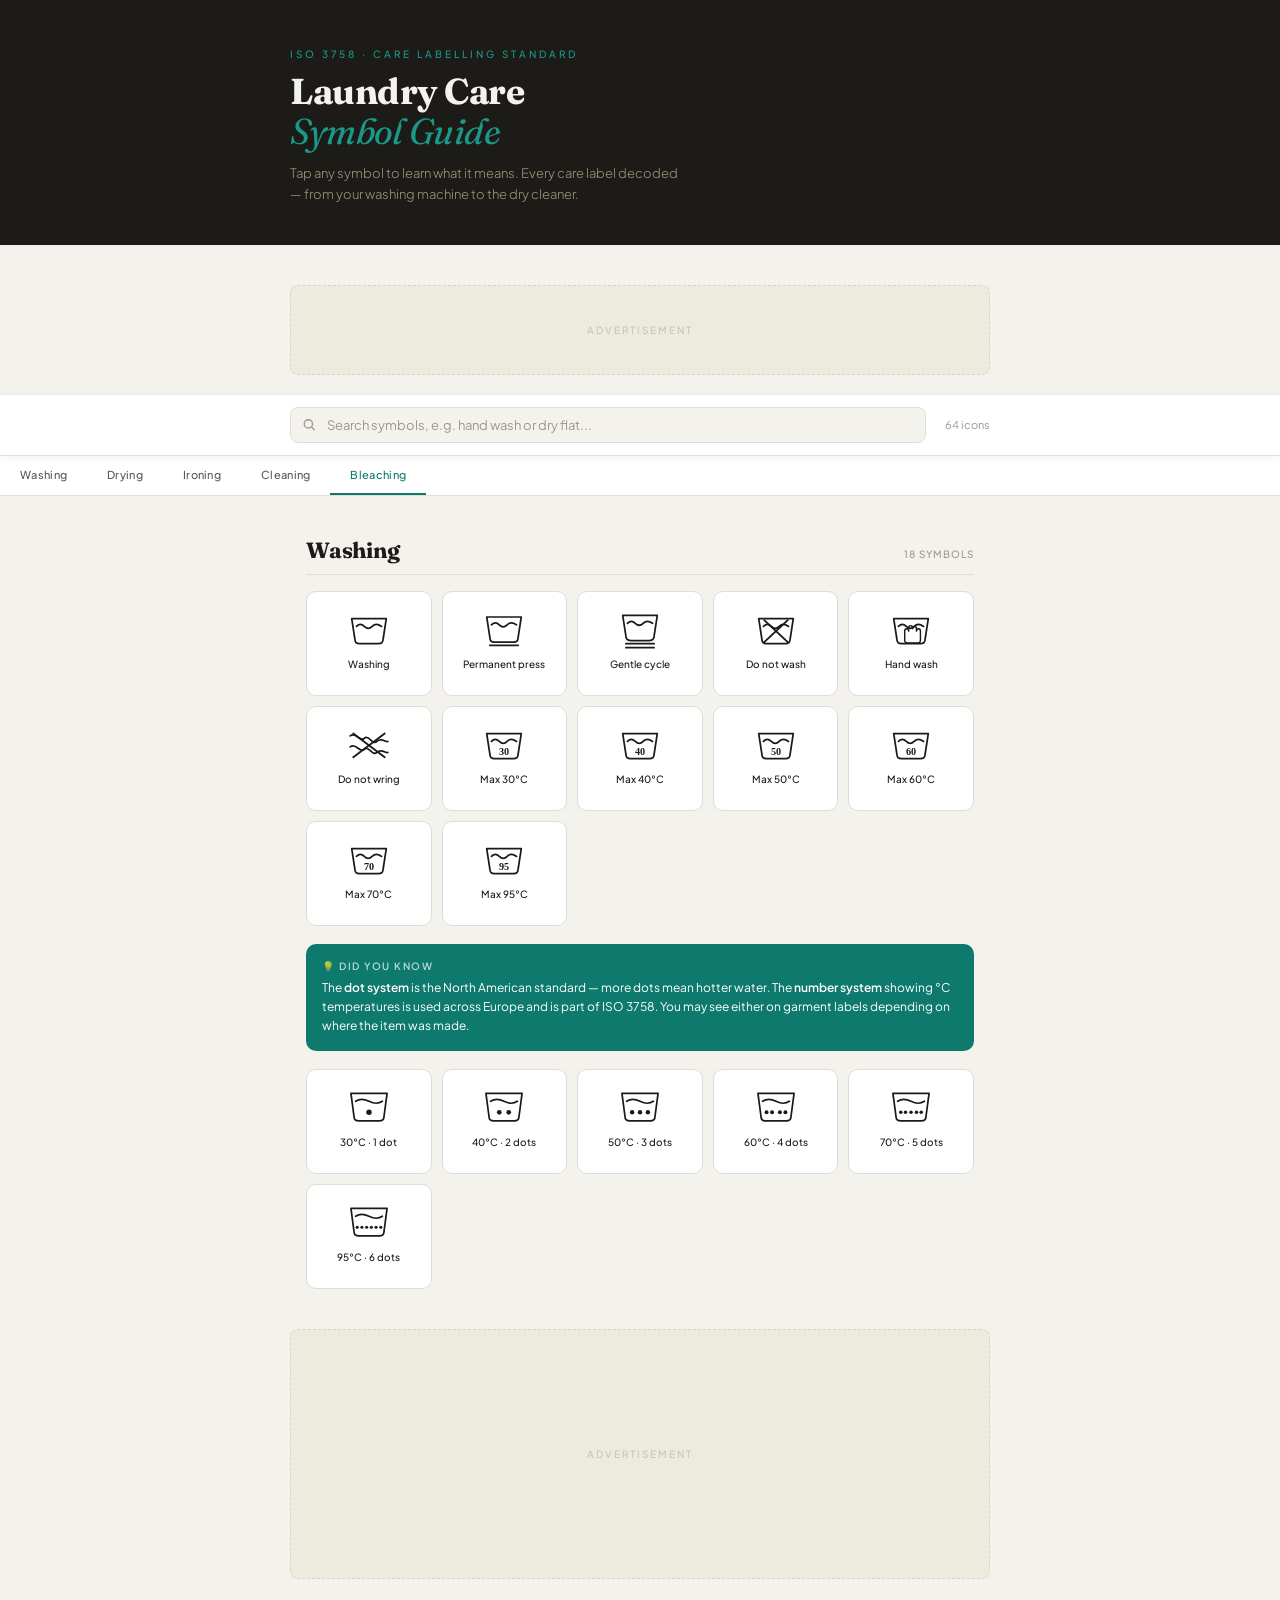
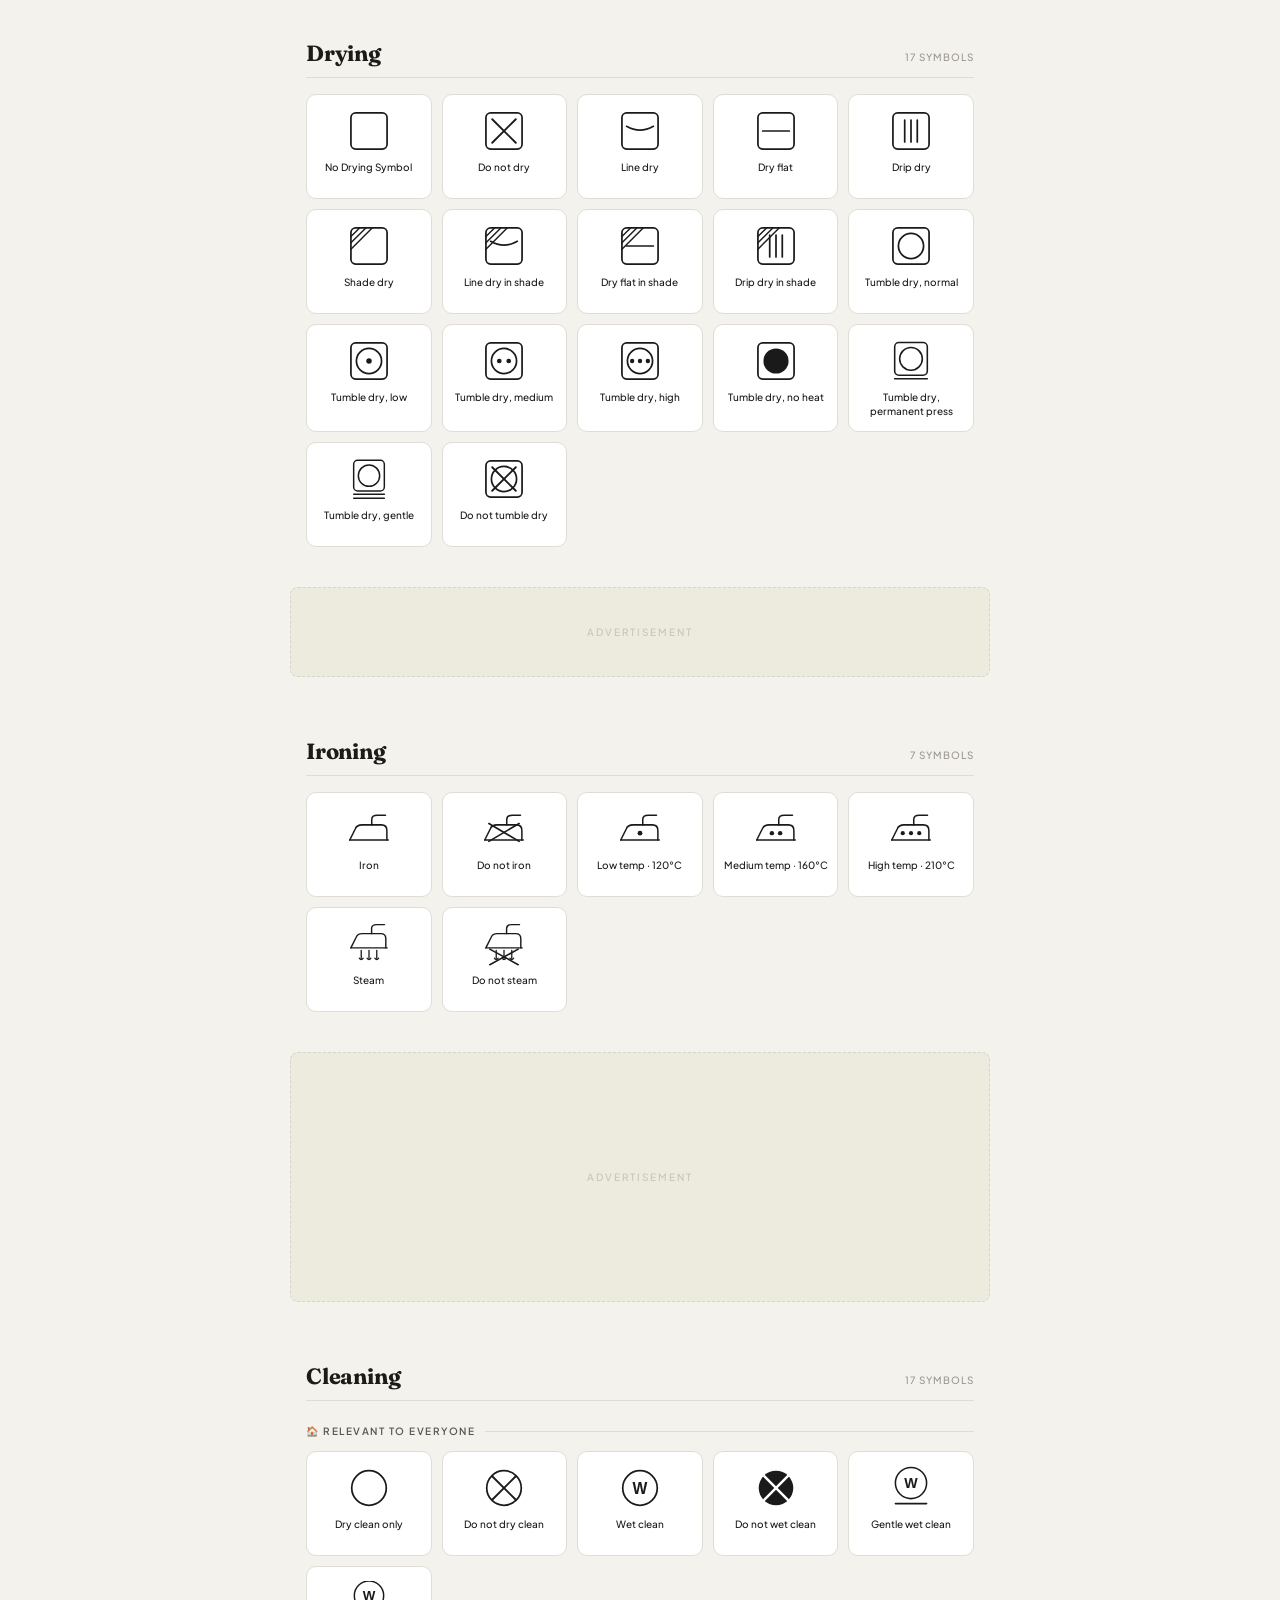
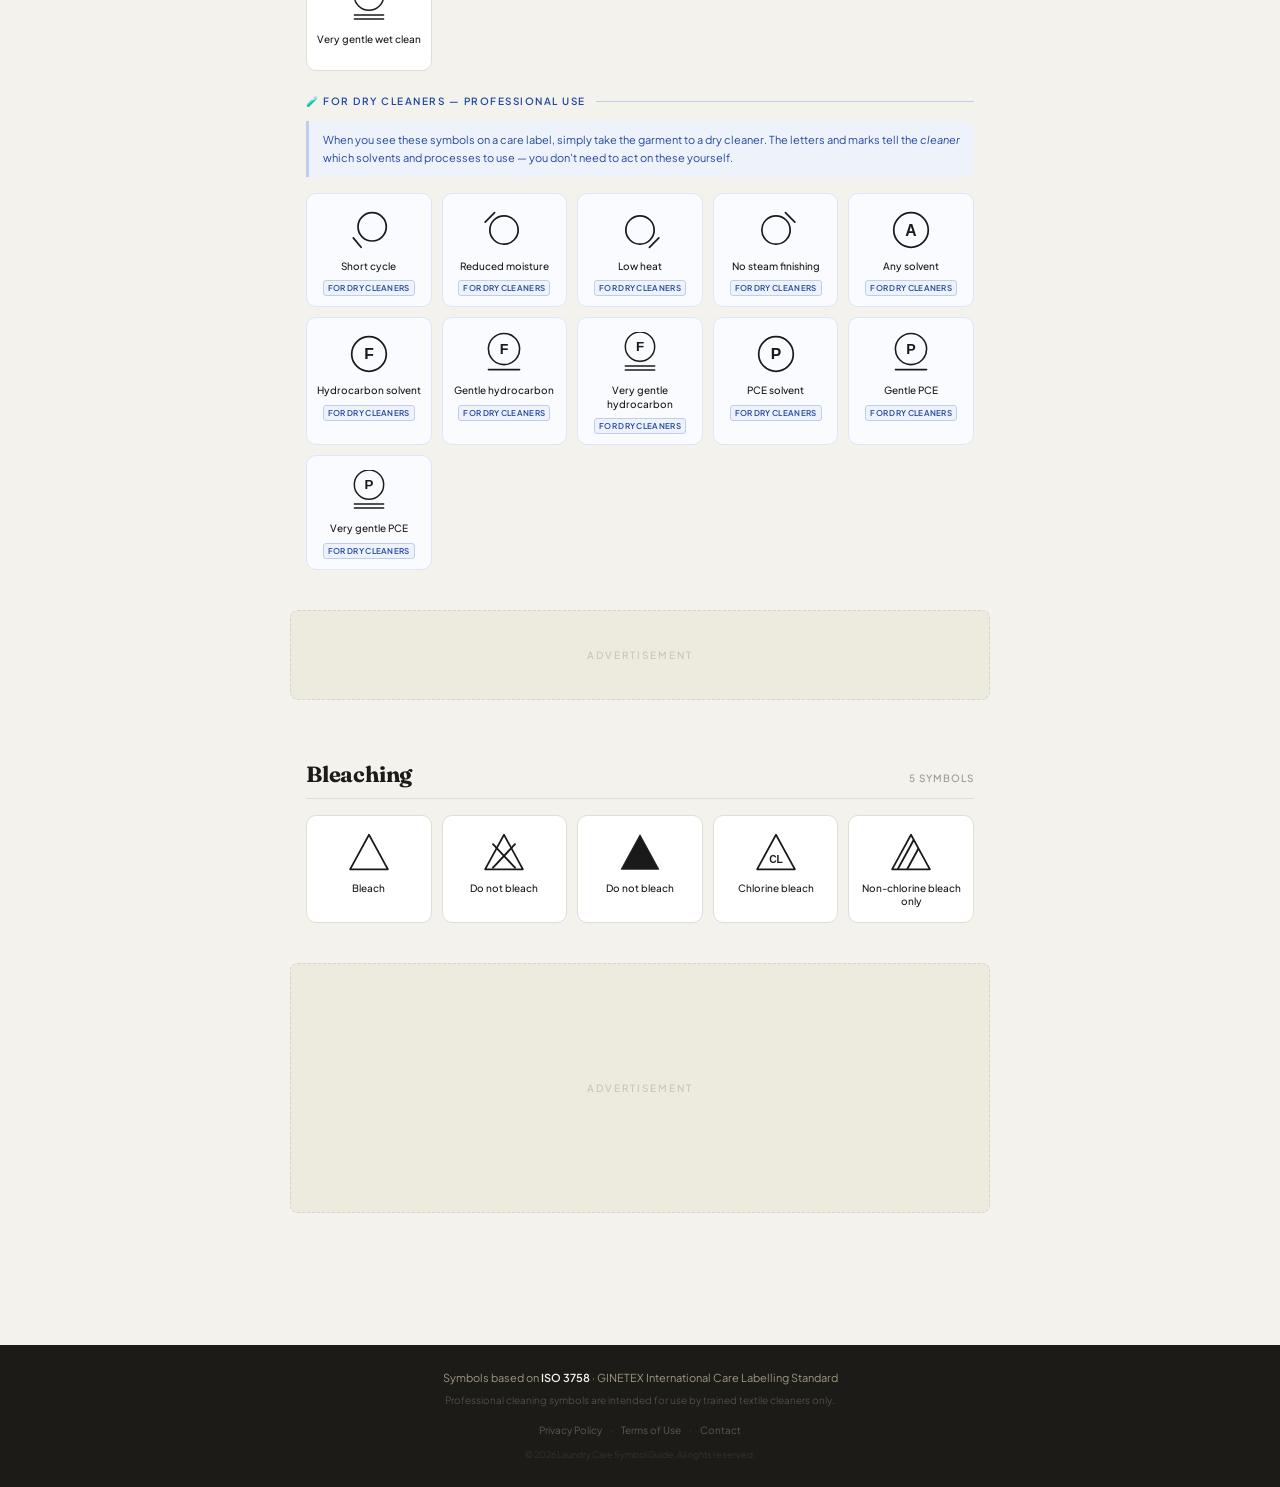
<file: index.html>
<!doctype html>
<html lang="en">
  <head>
    <meta charset="UTF-8" />
    <meta name="viewport" content="width=device-width, initial-scale=1.0" />
    <meta
      name="description"
      content="All 64 laundry care symbols explained — washing, drying, ironing, cleaning, and bleaching, decoded in one place."
    />
    <title>Laundry Care Symbol Guide — All 64 Symbols Explained</title>
    <meta property="og:type" content="website" />
    <meta property="og:site_name" content="Laundry Care Symbol Guide" />
    <meta
      property="og:title"
      content="Laundry Care Symbol Guide — All 64 Symbols Explained"
    />
    <meta
      property="og:description"
      content="All 64 laundry care symbols explained — washing, drying, ironing, cleaning, and bleaching, decoded in one place."
    />
    <meta property="og:url" content="https://laundrycareguide.com/" />
    <meta
      property="og:image"
      content="https://laundrycareguide.com/assets/og-share.png"
    />
    <meta property="og:image:width" content="2400" />
    <meta property="og:image:height" content="1260" />
    <meta name="twitter:card" content="summary_large_image" />
    <meta
      name="twitter:title"
      content="Laundry Care Symbol Guide — All 64 Symbols Explained"
    />
    <meta
      name="twitter:description"
      content="All 64 laundry care symbols explained — washing, drying, ironing, cleaning, and bleaching, decoded in one place."
    />
    <meta
      name="twitter:image"
      content="https://laundrycareguide.com/assets/og-share.png"
    />
    <link rel="preconnect" href="https://fonts.googleapis.com" />
    <link rel="preconnect" href="https://fonts.gstatic.com" crossorigin />
    <link
      href="https://fonts.googleapis.com/css2?family=Fraunces:ital,wght@0,700;1,400&family=Plus+Jakarta+Sans:wght@300;400;500;600&display=swap"
      rel="stylesheet"
    />
    <link rel="stylesheet" href="css/styles.css" />

    <!---------------PINTEREST-------------------->
    <meta name="p:domain_verify" content="2def93ac4efc216f2bc019fe97d38e01" />

    <!---------------FAVICON-------------------->
    <link
      rel="apple-touch-icon"
      sizes="180x180"
      href="assets/apple-touch-icon.png"
    />
    <link
      rel="icon"
      type="image/png"
      sizes="32x32"
      href="assets/favicon-32x32.png"
    />
    <link
      rel="icon"
      type="image/png"
      sizes="16x16"
      href="assets/favicon-16x16.png"
    />
    <link rel="manifest" href="assets/site.webmanifest" />

    <!-- ── GOOGLE ANALYTICS ──────────────────────── -->
    <script
      async
      src="https://www.googletagmanager.com/gtag/js?id=G-D8Y94YSV0S"
    ></script>
    <script>
      window.dataLayer = window.dataLayer || [];
      function gtag() {
        dataLayer.push(arguments);
      }
      gtag("js", new Date());
      gtag("config", "G-D8Y94YSV0S");
    </script>

    <!---------------SCHEMA STRUCTURED DATA-------------------->
    <script type="application/ld+json">
      {
        "@context": "https://schema.org",
        "@type": "DefinedTermSet",
        "name": "Laundry Care Symbol Guide",
        "description": "All 64 laundry care symbols explained — washing, drying, ironing, cleaning, and bleaching, decoded in one place.",
        "url": "https://laundrycareguide.com/",
        "hasDefinedTerm": [
          {
            "@type": "DefinedTerm",
            "name": "Washing",
            "description": "Machine washable with no restrictions on temperature or cycle. Check other symbols for temperature guidance."
          },
          {
            "@type": "DefinedTerm",
            "name": "Permanent press",
            "description": "Machine wash on permanent press or synthetic cycle. Medium agitation — good for blended fabrics and easy-care clothes."
          },
          {
            "@type": "DefinedTerm",
            "name": "Gentle cycle",
            "description": "Gentle or delicate cycle only. Minimal agitation — required for wool, silk, and very delicate fabrics. Reduce load size."
          },
          {
            "@type": "DefinedTerm",
            "name": "Do not wash",
            "description": "Do not machine wash or hand wash. This garment needs specialist care — check for a dry clean or wet clean symbol instead."
          },
          {
            "@type": "DefinedTerm",
            "name": "Hand wash",
            "description": "Hand wash only. Use cool water and a gentle detergent. Squeeze gently — do not scrub, rub, or wring. Maximum 40°C."
          },
          {
            "@type": "DefinedTerm",
            "name": "Do not wring",
            "description": "Do not wring or twist. Gently squeeze out excess water instead. Wringing can damage fibres and distort the garment's shape."
          },
          {
            "@type": "DefinedTerm",
            "name": "Max 30°C",
            "description": "Wash at or below 30°C — cool wash. Good for dark colours, lightly soiled items, and delicate fabrics that might fade."
          },
          {
            "@type": "DefinedTerm",
            "name": "Max 40°C",
            "description": "Wash at or below 40°C — warm wash. Standard setting for most everyday clothing including cotton, synthetics, and mixed fabrics."
          },
          {
            "@type": "DefinedTerm",
            "name": "Max 50°C",
            "description": "Wash at or below 50°C. Good for moderately soiled items and fabrics that can tolerate more heat than delicates."
          },
          {
            "@type": "DefinedTerm",
            "name": "Max 60°C",
            "description": "Wash at or below 60°C — hot wash. Ideal for towels, bed linen, and heavily soiled items. Kills most bacteria and allergens."
          },
          {
            "@type": "DefinedTerm",
            "name": "Max 70°C",
            "description": "Wash at or below 70°C. Suitable for sturdy white cotton and linen items that can withstand high temperatures."
          },
          {
            "@type": "DefinedTerm",
            "name": "Max 95°C",
            "description": "Wash at or below 95°C — boil wash. For white cotton and linen only. Fill the drum completely and pre-treat stubborn stains."
          },
          {
            "@type": "DefinedTerm",
            "name": "30°C · 1 dot",
            "description": "Wash at 30°C — 1 dot (North American dot system). Cool wash for delicates and dark colours."
          },
          {
            "@type": "DefinedTerm",
            "name": "40°C · 2 dots",
            "description": "Wash at 40°C — 2 dots (North American dot system). Warm wash for everyday fabrics."
          },
          {
            "@type": "DefinedTerm",
            "name": "50°C · 3 dots",
            "description": "Wash at 50°C — 3 dots (North American dot system). Moderately hot wash."
          },
          {
            "@type": "DefinedTerm",
            "name": "60°C · 4 dots",
            "description": "Wash at 60°C — 4 dots (North American dot system). Hot wash for bedding and towels."
          },
          {
            "@type": "DefinedTerm",
            "name": "70°C · 5 dots",
            "description": "Wash at 70°C — 5 dots (North American dot system). Very hot wash for sturdy white cotton and linen."
          },
          {
            "@type": "DefinedTerm",
            "name": "95°C · 6 dots",
            "description": "Wash at 95°C — 6 dots (North American dot system). Boil wash for white cotton and linen only."
          },
          {
            "@type": "DefinedTerm",
            "name": "No Drying Symbol",
            "description": "No drying symbol on the tag at all — including a blank square like this one — generally means there's no specific restriction on drying method. This isn't one of the numbered ISO symbols itself; it's what an absent symbol means, which trips people up just as often as a printed one does."
          },
          {
            "@type": "DefinedTerm",
            "name": "Do not dry",
            "description": "Do not dry by any conventional means. Check other symbols — the item may need specialist treatment."
          },
          {
            "@type": "DefinedTerm",
            "name": "Line dry",
            "description": "Line dry — hang on a clothesline or clothes rail. Good for most garments. Gravity helps maintain shape."
          },
          {
            "@type": "DefinedTerm",
            "name": "Dry flat",
            "description": "Dry flat — lay the garment horizontally on a towel or drying rack. Prevents stretching, especially important for knitwear."
          },
          {
            "@type": "DefinedTerm",
            "name": "Drip dry",
            "description": "Drip dry — hang while still wet and allow to drip dry. Do not spin or wring first. Good for delicate items."
          },
          {
            "@type": "DefinedTerm",
            "name": "Shade dry",
            "description": "Dry in the shade — away from direct sunlight. Prevents colours fading and UV damage to the fabric."
          },
          {
            "@type": "DefinedTerm",
            "name": "Line dry in shade",
            "description": "Line dry in the shade — hang on a clothesline but out of direct sunlight. For items prone to colour fading."
          },
          {
            "@type": "DefinedTerm",
            "name": "Dry flat in shade",
            "description": "Dry flat in the shade — lay horizontally and keep out of sunlight. Good for hand-knits and structured garments."
          },
          {
            "@type": "DefinedTerm",
            "name": "Drip dry in shade",
            "description": "Drip dry in the shade — hang wet to drip dry, out of direct sunlight. For colourfast but delicate items."
          },
          {
            "@type": "DefinedTerm",
            "name": "Tumble dry, normal",
            "description": "Tumble dry — any temperature and cycle speed. No restrictions on machine drying."
          },
          {
            "@type": "DefinedTerm",
            "name": "Tumble dry, low",
            "description": "Tumble dry on low heat — use the delicate or low setting. Good for synthetic fabrics and items that can shrink."
          },
          {
            "@type": "DefinedTerm",
            "name": "Tumble dry, medium",
            "description": "Tumble dry on medium heat — standard setting for most cotton and mixed fabrics."
          },
          {
            "@type": "DefinedTerm",
            "name": "Tumble dry, high",
            "description": "Tumble dry on high heat — for cotton and heavy fabrics that can withstand sustained heat without shrinking."
          },
          {
            "@type": "DefinedTerm",
            "name": "Tumble dry, no heat",
            "description": "Tumble dry with no heat — air tumble only. The drum circulates without heating. For heat-sensitive fabrics."
          },
          {
            "@type": "DefinedTerm",
            "name": "Tumble dry, permanent press",
            "description": "Tumble dry on the permanent press cycle — moderate heat with a cool-down period at the end to prevent wrinkles from resetting as the fabric cools. One bar beneath the circle means this setting. Best for synthetics and wrinkle-resistant blends, not fragile fabrics needing extra protection."
          },
          {
            "@type": "DefinedTerm",
            "name": "Tumble dry, gentle",
            "description": "Tumble dry on the gentle or delicate cycle — two bars beneath the circle mean low heat and minimal tumbling to protect fragile fabrics like wool blends. A different setting from permanent press, which is about preventing wrinkles rather than protecting delicate items."
          },
          {
            "@type": "DefinedTerm",
            "name": "Do not tumble dry",
            "description": "Do not tumble dry — air dry only. Machine drying will damage, shrink, or distort this garment."
          },
          {
            "@type": "DefinedTerm",
            "name": "Iron",
            "description": "Can be ironed at any temperature. No restrictions — refer to the dot symbols on the iron for the correct heat setting."
          },
          {
            "@type": "DefinedTerm",
            "name": "Do not iron",
            "description": "Do not iron. Ironing will permanently damage this fabric — heat or pressure will cause irreversible changes."
          },
          {
            "@type": "DefinedTerm",
            "name": "Low temp · 120°C",
            "description": "Iron at low temperature — max 120°C. Use the lowest setting on your iron. For acrylics, nylon, acetate, and silk."
          },
          {
            "@type": "DefinedTerm",
            "name": "Medium temp · 160°C",
            "description": "Iron at medium temperature — max 160°C. For wool, silk, polyester, and viscose. Use a damp cloth if needed."
          },
          {
            "@type": "DefinedTerm",
            "name": "High temp · 210°C",
            "description": "Iron at high temperature — max 210°C. For cotton and linen. Iron while slightly damp for best results."
          },
          {
            "@type": "DefinedTerm",
            "name": "Steam",
            "description": "Steam ironing is allowed. Use your steam iron normally. Steam helps remove wrinkles and refreshes the fabric."
          },
          {
            "@type": "DefinedTerm",
            "name": "Do not steam",
            "description": "Do not steam — use a dry iron only. Steam will damage this fabric. Turn off the steam function on your iron."
          },
          {
            "@type": "DefinedTerm",
            "name": "Dry clean only",
            "description": "Dry clean only — take to a professional dry cleaner. Do not attempt to wash at home. A plain circle means dry cleaning is required."
          },
          {
            "@type": "DefinedTerm",
            "name": "Do not dry clean",
            "description": "Do not dry clean — solvents used in dry cleaning will damage this fabric. Check for washing or wet clean symbols instead."
          },
          {
            "@type": "DefinedTerm",
            "name": "Wet clean",
            "description": "Wet clean — professional water-based cleaning by a specialist. Gentler than dry cleaning. Not the same as hand washing at home."
          },
          {
            "@type": "DefinedTerm",
            "name": "Do not wet clean",
            "description": "Do not wet clean — no water-based professional cleaning. Must be dry cleaned or treated without water."
          },
          {
            "@type": "DefinedTerm",
            "name": "Gentle wet clean",
            "description": "Gentle wet clean — professional water-based cleaning with reduced agitation and milder treatment. For sensitive fabrics."
          },
          {
            "@type": "DefinedTerm",
            "name": "Very gentle wet clean",
            "description": "Very gentle wet clean — minimum agitation and temperature. For the most delicate fabrics requiring professional water-based care."
          },
          {
            "@type": "DefinedTerm",
            "name": "Short cycle",
            "description": "Short cycle — the dry cleaner should use a reduced-duration cleaning cycle. Indicates the fabric is sensitive to prolonged solvent exposure."
          },
          {
            "@type": "DefinedTerm",
            "name": "Reduced moisture",
            "description": "Reduced moisture — the cleaner must limit added moisture during the cleaning process. The fabric is sensitive to water content."
          },
          {
            "@type": "DefinedTerm",
            "name": "Low heat",
            "description": "Low heat — the cleaner must use a reduced drying temperature. The fabric cannot withstand high heat during the cleaning process."
          },
          {
            "@type": "DefinedTerm",
            "name": "No steam finishing",
            "description": "No steam finishing — the cleaner must not use steam when pressing or finishing this garment. Use a dry press only."
          },
          {
            "@type": "DefinedTerm",
            "name": "Any solvent",
            "description": "Any solvent — the dry cleaner may use any cleaning solvent. No restrictions on the type of solvent used."
          },
          {
            "@type": "DefinedTerm",
            "name": "Hydrocarbon solvent",
            "description": "Hydrocarbon solvent only — the cleaner must use hydrocarbon-based solvent. PCE and other solvents must not be used."
          },
          {
            "@type": "DefinedTerm",
            "name": "Gentle hydrocarbon",
            "description": "Gentle hydrocarbon — hydrocarbon solvent with reduced agitation and milder process. For sensitive fabrics."
          },
          {
            "@type": "DefinedTerm",
            "name": "Very gentle hydrocarbon",
            "description": "Very gentle hydrocarbon — minimum agitation and temperature, hydrocarbon solvent only. For the most delicate items."
          },
          {
            "@type": "DefinedTerm",
            "name": "PCE solvent",
            "description": "PCE solvent — the dry cleaner may use perchloroethylene, the most common dry cleaning solvent, in addition to hydrocarbon solvents."
          },
          {
            "@type": "DefinedTerm",
            "name": "Gentle PCE",
            "description": "Gentle PCE — use PCE solvent with reduced mechanical action and limited temperature."
          },
          {
            "@type": "DefinedTerm",
            "name": "Very gentle PCE",
            "description": "Very gentle PCE — minimum agitation, limited moisture and temperature. For the most sensitive items requiring PCE cleaning."
          },
          {
            "@type": "DefinedTerm",
            "name": "Bleach",
            "description": "Any bleach allowed — you can use chlorine bleach or oxygen colour-safe bleach. Check the garment for stains before bleaching."
          },
          {
            "@type": "DefinedTerm",
            "name": "Do not bleach",
            "description": "Do not bleach — no bleaching products of any kind. ISO standard symbol. Using bleach will damage or discolour the fabric permanently."
          },
          {
            "@type": "DefinedTerm",
            "name": "Do not bleach",
            "description": "Do not bleach — an older, solid-filled triangle variant still commonly seen on North American garments, alongside the current crossed-triangle ISO 3758:2023 symbol. Same meaning either way: no bleach of any kind."
          },
          {
            "@type": "DefinedTerm",
            "name": "Chlorine bleach",
            "description": "Chlorine bleach permitted — CL symbol. Note this is an older symbol now obsolete in ISO 3758:2023 but still widely found on garments."
          },
          {
            "@type": "DefinedTerm",
            "name": "Non-chlorine bleach only",
            "description": "Non-chlorine bleach only — use oxygen or colour-safe bleach only. Do not use chlorine bleach. Current ISO 3758:2023 symbol."
          }
        ]
      }
    </script>
  </head>
  <body>
    <!---------------HEADER----------------------------------------------------------->
    <header class="site-header">
      <div class="header-inner">
        <span class="header-eyebrow">ISO 3758 · Care Labelling Standard</span>
        <h1 class="header-title">Laundry Care<br /><em>Symbol Guide</em></h1>
        <p class="header-desc">
          Tap any symbol to learn what it means. Every care label decoded — from
          your washing machine to the dry cleaner.
        </p>
      </div>
    </header>

    <!---------------AD SLOT 1-------------------------------------------------------------->
    <aside class="ad-slot">
      <div class="ad-container">
        <p class="ad-label">Advertisement</p>
      </div>
    </aside>

    <!---------------SEARCH BAR----------------------------------------------------------->
    <div class="search-bar" role="search">
      <div class="search-inner">
        <div class="search-input-wrap">
          <svg
            class="search-icon"
            viewBox="0 0 20 20"
            fill="none"
            stroke="currentColor"
            stroke-width="1.8"
            aria-hidden="true"
          >
            <circle cx="8.5" cy="8.5" r="5.5" />
            <path d="M13 13l3.5 3.5" stroke-linecap="round" />
          </svg>
          <input
            type="search"
            id="searchInput"
            class="search-input"
            placeholder="Search symbols, e.g. hand wash or dry flat..."
            autocomplete="off"
            spellcheck="false"
            aria-label="Search laundry symbols"
          />
        </div>

        <span class="search-count" id="searchCount" aria-live="polite"
          >64 icons</span
        >
      </div>
    </div>

    <!---------------NAVIGATION----------------------------------------------------------->
    <nav class="nav-tabs" aria-label="Symbol categories">
      <a class="nav-tab active" href="#washing">Washing</a>
      <a class="nav-tab" href="#drying">Drying</a>
      <a class="nav-tab" href="#ironing">Ironing</a>
      <a class="nav-tab" href="#cleaning">Cleaning</a>
      <a class="nav-tab" href="#bleaching">Bleaching</a>
    </nav>

    <!-------------MAIN CONTENT-------------------------------------------->

    <main id="main-content">
      <!------- WASHING SECTION-------------------------------------->
      <section class="section" id="washing">
        <div class="section-inner">
          <div class="section-header">
            <h2 class="section-title">Washing</h2>
            <span class="section-count">18 symbols</span>
          </div>

          <div class="icon-grid" id="washingGrid">
            <!-------WASHING ICON 1------------>
            <div
              class="icon-card"
              tabindex="0"
              data-name="Washing machine wash"
              data-desc="Machine washable with no restrictions on temperature or cycle. Check other symbols for temperature guidance."
            >
              <div class="card-svg">
                <svg viewBox="0 0 56 56" xmlns="http://www.w3.org/2000/svg">
                  <path
                    d="M6,16 L10,42 Q10,48 16,48 L40,48 Q46,48 46,42 L50,16 Z"
                    fill="none"
                    stroke="#1a1a1a"
                    stroke-width="2.2"
                    stroke-linejoin="round"
                  />
                  <path
                    d="M12,26 Q17,21 22,26 Q27,31 32,26 Q37,21 44,26"
                    fill="none"
                    stroke="#1a1a1a"
                    stroke-width="2.2"
                    stroke-linecap="round"
                  />
                </svg>
              </div>
              <h3 class="card-name">Washing</h3>
              <p class="card-desc"></p>
            </div>

            <!-------WASHING ICON 2------------>
            <div
              class="icon-card"
              tabindex="0"
              data-name="Permanent press synthetic cycle"
              data-desc="Machine wash on permanent press or synthetic cycle. Medium agitation — good for blended fabrics and easy-care clothes."
            >
              <div class="card-svg">
                <svg viewBox="0 0 56 56" xmlns="http://www.w3.org/2000/svg">
                  <path
                    d="M6,14 L10,40 Q10,46 16,46 L40,46 Q46,46 46,40 L50,14 Z"
                    fill="none"
                    stroke="#1a1a1a"
                    stroke-width="2.2"
                    stroke-linejoin="round"
                  />
                  <path
                    d="M12,24 Q17,19 22,24 Q27,29 32,24 Q37,19 44,24"
                    fill="none"
                    stroke="#1a1a1a"
                    stroke-width="2.2"
                    stroke-linecap="round"
                  />
                  <line
                    x1="10"
                    y1="50"
                    x2="46"
                    y2="50"
                    stroke="#1a1a1a"
                    stroke-width="2.2"
                    stroke-linecap="round"
                  />
                </svg>
              </div>
              <h3 class="card-name">Permanent press</h3>
              <p class="card-desc"></p>
            </div>

            <!-------WASHING ICON 3------------>
            <div
              class="icon-card"
              tabindex="0"
              data-name="Gentle cycle wool silk delicate"
              data-desc="Gentle or delicate cycle only. Minimal agitation — required for wool, silk, and very delicate fabrics. Reduce load size."
            >
              <div class="card-svg">
                <svg viewBox="0 0 56 56" xmlns="http://www.w3.org/2000/svg">
                  <path
                    d="M6,12 L10,38 Q10,44 16,44 L40,44 Q46,44 46,38 L50,12 Z"
                    fill="none"
                    stroke="#1a1a1a"
                    stroke-width="2.2"
                    stroke-linejoin="round"
                  />
                  <path
                    d="M12,22 Q17,17 22,22 Q27,27 32,22 Q37,17 44,22"
                    fill="none"
                    stroke="#1a1a1a"
                    stroke-width="2.2"
                    stroke-linecap="round"
                  />
                  <line
                    x1="10"
                    y1="48"
                    x2="46"
                    y2="48"
                    stroke="#1a1a1a"
                    stroke-width="2.2"
                    stroke-linecap="round"
                  />
                  <line
                    x1="10"
                    y1="53"
                    x2="46"
                    y2="53"
                    stroke="#1a1a1a"
                    stroke-width="2.2"
                    stroke-linecap="round"
                  />
                </svg>
              </div>
              <h3 class="card-name">Gentle cycle</h3>
              <p class="card-desc"></p>
            </div>

            <!-------WASHING ICON 4------------>
            <div
              class="icon-card"
              tabindex="0"
              data-name="Do not wash machine"
              data-desc="Do not machine wash or hand wash. This garment needs specialist care — check for a dry clean or wet clean symbol instead."
            >
              <div class="card-svg">
                <svg viewBox="0 0 56 56" xmlns="http://www.w3.org/2000/svg">
                  <path
                    d="M6,16 L10,42 Q10,48 16,48 L40,48 Q46,48 46,42 L50,16 Z"
                    fill="none"
                    stroke="#1a1a1a"
                    stroke-width="2.2"
                    stroke-linejoin="round"
                  />
                  <path
                    d="M12,26 Q17,21 22,26 Q27,31 32,26 Q37,21 44,26"
                    fill="none"
                    stroke="#1a1a1a"
                    stroke-width="2.2"
                    stroke-linecap="round"
                  />
                  <line
                    x1="13"
                    y1="18"
                    x2="43"
                    y2="46"
                    stroke="#1a1a1a"
                    stroke-width="2.4"
                    stroke-linecap="round"
                  />
                  <line
                    x1="43"
                    y1="18"
                    x2="13"
                    y2="46"
                    stroke="#1a1a1a"
                    stroke-width="2.4"
                    stroke-linecap="round"
                  />
                </svg>
              </div>
              <h3 class="card-name">Do not wash</h3>
              <p class="card-desc"></p>
            </div>

            <!-------WASHING ICON 5------------>
            <div
              class="icon-card"
              tabindex="0"
              data-name="Hand wash only gently"
              data-desc="Hand wash only. Use cool water and a gentle detergent. Squeeze gently — do not scrub, rub, or wring. Maximum 40°C."
            >
              <div class="card-svg">
                <svg viewBox="0 0 56 56" xmlns="http://www.w3.org/2000/svg">
                  <path
                    d="M6,16 L10,42 Q10,48 16,48 L40,48 Q46,48 46,42 L50,16 Z"
                    fill="none"
                    stroke="#1a1a1a"
                    stroke-width="2.2"
                    stroke-linejoin="round"
                  />
                  <path
                    d="M12,26 Q17,21 22,26 Q27,31 32,26 Q37,21 44,26"
                    fill="none"
                    stroke="#1a1a1a"
                    stroke-width="2.2"
                    stroke-linecap="round"
                  />
                  <path
                    d="M20,44 L20,32 Q20,29 22.5,29 Q25,29 25,32 L25,28 Q25,25 27.5,25 Q30,25 30,28 L30,29 Q30,26 32.5,26 Q35,26 35,29 L35,32 Q35,29 37.5,29 Q40,29 40,32 L40,44 Q40,47 37,47 L23,47 Q20,47 20,44 Z"
                    fill="none"
                    stroke="#1a1a1a"
                    stroke-width="1.8"
                    stroke-linejoin="round"
                  />
                </svg>
              </div>
              <h3 class="card-name">Hand wash</h3>
              <p class="card-desc"></p>
            </div>

            <!-------WASHING ICON 6------------>
            <div
              class="icon-card"
              tabindex="0"
              data-name="Do not wring twist"
              data-desc="Do not wring or twist. Gently squeeze out excess water instead. Wringing can damage fibres and distort the garment's shape."
            >
              <div class="card-svg">
                <svg viewBox="0 0 56 56" xmlns="http://www.w3.org/2000/svg">
                  <path
                    d="M4,19 C12,13 16,28 22,22 C28,16 32,32 38,26 C44,20 50,28 52,26"
                    fill="none"
                    stroke="#1a1a1a"
                    stroke-width="2.2"
                    stroke-linecap="round"
                  />
                  <path
                    d="M4,33 C12,27 16,42 22,36 C28,30 32,46 38,40 C44,34 50,42 52,40"
                    fill="none"
                    stroke="#1a1a1a"
                    stroke-width="2.2"
                    stroke-linecap="round"
                  />
                  <line
                    x1="8"
                    y1="16"
                    x2="48"
                    y2="46"
                    stroke="#1a1a1a"
                    stroke-width="2.4"
                    stroke-linecap="round"
                  />
                  <line
                    x1="48"
                    y1="16"
                    x2="8"
                    y2="46"
                    stroke="#1a1a1a"
                    stroke-width="2.4"
                    stroke-linecap="round"
                  />
                </svg>
              </div>
              <h3 class="card-name">Do not wring</h3>
              <p class="card-desc"></p>
            </div>

            <!-------WASHING ICON 7------------>
            <div
              class="icon-card"
              tabindex="0"
              data-name="Wash 30 degrees cool"
              data-desc="Wash at or below 30°C — cool wash. Good for dark colours, lightly soiled items, and delicate fabrics that might fade."
            >
              <div class="card-svg">
                <svg viewBox="0 0 56 56" xmlns="http://www.w3.org/2000/svg">
                  <path
                    d="M6,16 L10,42 Q10,48 16,48 L40,48 Q46,48 46,42 L50,16 Z"
                    fill="none"
                    stroke="#1a1a1a"
                    stroke-width="2.2"
                    stroke-linejoin="round"
                  />
                  <path
                    d="M12,26 Q17,21 22,26 Q27,31 32,26 Q37,21 44,26"
                    fill="none"
                    stroke="#1a1a1a"
                    stroke-width="2.2"
                    stroke-linecap="round"
                  />
                  <text
                    x="28"
                    y="43"
                    font-family="Georgia, serif"
                    font-size="13"
                    font-weight="700"
                    fill="#1a1a1a"
                    text-anchor="middle"
                  >
                    30
                  </text>
                </svg>
              </div>
              <h3 class="card-name">Max 30°C</h3>
              <p class="card-desc"></p>
            </div>

            <!-------WASHING ICON 8------------>
            <div
              class="icon-card"
              tabindex="0"
              data-name="Wash 40 degrees warm"
              data-desc="Wash at or below 40°C — warm wash. Standard setting for most everyday clothing including cotton, synthetics, and mixed fabrics."
            >
              <div class="card-svg">
                <svg viewBox="0 0 56 56" xmlns="http://www.w3.org/2000/svg">
                  <path
                    d="M6,16 L10,42 Q10,48 16,48 L40,48 Q46,48 46,42 L50,16 Z"
                    fill="none"
                    stroke="#1a1a1a"
                    stroke-width="2.2"
                    stroke-linejoin="round"
                  />
                  <path
                    d="M12,26 Q17,21 22,26 Q27,31 32,26 Q37,21 44,26"
                    fill="none"
                    stroke="#1a1a1a"
                    stroke-width="2.2"
                    stroke-linecap="round"
                  />
                  <text
                    x="28"
                    y="43"
                    font-family="Georgia, serif"
                    font-size="13"
                    font-weight="700"
                    fill="#1a1a1a"
                    text-anchor="middle"
                  >
                    40
                  </text>
                </svg>
              </div>
              <h3 class="card-name">Max 40°C</h3>
              <p class="card-desc"></p>
            </div>

            <!-------WASHING ICON 9------------>
            <div
              class="icon-card"
              tabindex="0"
              data-name="Wash 50 degrees"
              data-desc="Wash at or below 50°C. Good for moderately soiled items and fabrics that can tolerate more heat than delicates."
            >
              <div class="card-svg">
                <svg viewBox="0 0 56 56" xmlns="http://www.w3.org/2000/svg">
                  <path
                    d="M6,16 L10,42 Q10,48 16,48 L40,48 Q46,48 46,42 L50,16 Z"
                    fill="none"
                    stroke="#1a1a1a"
                    stroke-width="2.2"
                    stroke-linejoin="round"
                  />
                  <path
                    d="M12,26 Q17,21 22,26 Q27,31 32,26 Q37,21 44,26"
                    fill="none"
                    stroke="#1a1a1a"
                    stroke-width="2.2"
                    stroke-linecap="round"
                  />
                  <text
                    x="28"
                    y="43"
                    font-family="Georgia, serif"
                    font-size="13"
                    font-weight="700"
                    fill="#1a1a1a"
                    text-anchor="middle"
                  >
                    50
                  </text>
                </svg>
              </div>
              <h3 class="card-name">Max 50°C</h3>
              <p class="card-desc"></p>
            </div>

            <!-------WASHING ICON 10------------>
            <div
              class="icon-card"
              tabindex="0"
              data-name="Wash 60 degrees hot towels bedding"
              data-desc="Wash at or below 60°C — hot wash. Ideal for towels, bed linen, and heavily soiled items. Kills most bacteria and allergens."
            >
              <div class="card-svg">
                <svg viewBox="0 0 56 56" xmlns="http://www.w3.org/2000/svg">
                  <path
                    d="M6,16 L10,42 Q10,48 16,48 L40,48 Q46,48 46,42 L50,16 Z"
                    fill="none"
                    stroke="#1a1a1a"
                    stroke-width="2.2"
                    stroke-linejoin="round"
                  />
                  <path
                    d="M12,26 Q17,21 22,26 Q27,31 32,26 Q37,21 44,26"
                    fill="none"
                    stroke="#1a1a1a"
                    stroke-width="2.2"
                    stroke-linecap="round"
                  />
                  <text
                    x="28"
                    y="43"
                    font-family="Georgia, serif"
                    font-size="13"
                    font-weight="700"
                    fill="#1a1a1a"
                    text-anchor="middle"
                  >
                    60
                  </text>
                </svg>
              </div>
              <h3 class="card-name">Max 60°C</h3>
              <p class="card-desc"></p>
            </div>

            <!-------WASHING ICON 11------------>
            <div
              class="icon-card"
              tabindex="0"
              data-name="Wash 70 degrees"
              data-desc="Wash at or below 70°C. Suitable for sturdy white cotton and linen items that can withstand high temperatures."
            >
              <div class="card-svg">
                <svg viewBox="0 0 56 56" xmlns="http://www.w3.org/2000/svg">
                  <path
                    d="M6,16 L10,42 Q10,48 16,48 L40,48 Q46,48 46,42 L50,16 Z"
                    fill="none"
                    stroke="#1a1a1a"
                    stroke-width="2.2"
                    stroke-linejoin="round"
                  />
                  <path
                    d="M12,26 Q17,21 22,26 Q27,31 32,26 Q37,21 44,26"
                    fill="none"
                    stroke="#1a1a1a"
                    stroke-width="2.2"
                    stroke-linecap="round"
                  />
                  <text
                    x="28"
                    y="43"
                    font-family="Georgia, serif"
                    font-size="13"
                    font-weight="700"
                    fill="#1a1a1a"
                    text-anchor="middle"
                  >
                    70
                  </text>
                </svg>
              </div>
              <h3 class="card-name">Max 70°C</h3>
              <p class="card-desc"></p>
            </div>

            <!-------WASHING ICON 12------------>
            <div
              class="icon-card"
              tabindex="0"
              data-name="Wash 95 degrees boil white cotton"
              data-desc="Wash at or below 95°C — boil wash. For white cotton and linen only. Fill the drum completely and pre-treat stubborn stains."
            >
              <div class="card-svg">
                <svg viewBox="0 0 56 56" xmlns="http://www.w3.org/2000/svg">
                  <path
                    d="M6,16 L10,42 Q10,48 16,48 L40,48 Q46,48 46,42 L50,16 Z"
                    fill="none"
                    stroke="#1a1a1a"
                    stroke-width="2.2"
                    stroke-linejoin="round"
                  />
                  <path
                    d="M12,26 Q17,21 22,26 Q27,31 32,26 Q37,21 44,26"
                    fill="none"
                    stroke="#1a1a1a"
                    stroke-width="2.2"
                    stroke-linecap="round"
                  />
                  <text
                    x="28"
                    y="43"
                    font-family="Georgia, serif"
                    font-size="13"
                    font-weight="700"
                    fill="#1a1a1a"
                    text-anchor="middle"
                  >
                    95
                  </text>
                </svg>
              </div>
              <h3 class="card-name">Max 95°C</h3>
              <p class="card-desc"></p>
            </div>

            <!-- DID YOU KNOW FACT CARD ------->
            <div class="fact-card">
              <p class="fact-card-label">💡 Did you know</p>
              <p class="fact-card-text">
                The <strong>dot system</strong> is the North American standard —
                more dots mean hotter water. The
                <strong>number system</strong> showing °C temperatures is used
                across Europe and is part of ISO 3758. You may see either on
                garment labels depending on where the item was made.
              </p>
            </div>

            <!-------WASHING ICON 13------------>
            <div
              class="icon-card"
              tabindex="0"
              data-name="Wash 30 degrees 1 dot North America"
              data-desc="Wash at 30°C — 1 dot (North American dot system). Cool wash for delicates and dark colours."
            >
              <div class="card-svg">
                <svg viewBox="0 0 56 56" xmlns="http://www.w3.org/2000/svg">
                  <path
                    d="M5,12 L9,42 Q9,47 15,47 L41,47 Q47,47 47,42 L51,12 Z"
                    fill="none"
                    stroke="#1a1a1a"
                    stroke-width="2.2"
                    stroke-linejoin="round"
                  />
                  <path
                    d="M11,22 Q18,17 28,22 Q38,27 45,22"
                    fill="none"
                    stroke="#1a1a1a"
                    stroke-width="2.2"
                    stroke-linecap="round"
                  />
                  <circle cx="28" cy="36" r="3.5" fill="#1a1a1a" />
                </svg>
              </div>
              <h3 class="card-name">30°C · 1 dot</h3>
              <p class="card-desc"></p>
            </div>

            <!-------WASHING ICON 14------------>
            <div
              class="icon-card"
              tabindex="0"
              data-name="Wash 40 degrees 2 dots North America"
              data-desc="Wash at 40°C — 2 dots (North American dot system). Warm wash for everyday fabrics."
            >
              <div class="card-svg">
                <svg viewBox="0 0 56 56" xmlns="http://www.w3.org/2000/svg">
                  <path
                    d="M5,12 L9,42 Q9,47 15,47 L41,47 Q47,47 47,42 L51,12 Z"
                    fill="none"
                    stroke="#1a1a1a"
                    stroke-width="2.2"
                    stroke-linejoin="round"
                  />
                  <path
                    d="M11,22 Q18,17 28,22 Q38,27 45,22"
                    fill="none"
                    stroke="#1a1a1a"
                    stroke-width="2.2"
                    stroke-linecap="round"
                  />
                  <circle cx="22" cy="36" r="3" fill="#1a1a1a" />
                  <circle cx="34" cy="36" r="3" fill="#1a1a1a" />
                </svg>
              </div>
              <h3 class="card-name">40°C · 2 dots</h3>
              <p class="card-desc"></p>
            </div>

            <!-------WASHING ICON 15------------>
            <div
              class="icon-card"
              tabindex="0"
              data-name="Wash 50 degrees 3 dots North America"
              data-desc="Wash at 50°C — 3 dots (North American dot system). Moderately hot wash."
            >
              <div class="card-svg">
                <svg viewBox="0 0 56 56" xmlns="http://www.w3.org/2000/svg">
                  <path
                    d="M5,12 L9,42 Q9,47 15,47 L41,47 Q47,47 47,42 L51,12 Z"
                    fill="none"
                    stroke="#1a1a1a"
                    stroke-width="2.2"
                    stroke-linejoin="round"
                  />
                  <path
                    d="M11,22 Q18,17 28,22 Q38,27 45,22"
                    fill="none"
                    stroke="#1a1a1a"
                    stroke-width="2.2"
                    stroke-linecap="round"
                  />
                  <circle cx="18" cy="36" r="2.8" fill="#1a1a1a" />
                  <circle cx="28" cy="36" r="2.8" fill="#1a1a1a" />
                  <circle cx="38" cy="36" r="2.8" fill="#1a1a1a" />
                </svg>
              </div>
              <h3 class="card-name">50°C · 3 dots</h3>
              <p class="card-desc"></p>
            </div>

            <!-------WASHING ICON 16------------>
            <div
              class="icon-card"
              tabindex="0"
              data-name="Wash 60 degrees 4 dots North America"
              data-desc="Wash at 60°C — 4 dots (North American dot system). Hot wash for bedding and towels."
            >
              <div class="card-svg">
                <svg viewBox="0 0 56 56" xmlns="http://www.w3.org/2000/svg">
                  <path
                    d="M5,12 L9,42 Q9,47 15,47 L41,47 Q47,47 47,42 L51,12 Z"
                    fill="none"
                    stroke="#1a1a1a"
                    stroke-width="2.2"
                    stroke-linejoin="round"
                  />
                  <path
                    d="M11,22 Q18,17 28,22 Q38,27 45,22"
                    fill="none"
                    stroke="#1a1a1a"
                    stroke-width="2.2"
                    stroke-linecap="round"
                  />
                  <circle cx="16" cy="36" r="2.5" fill="#1a1a1a" />
                  <circle cx="23" cy="36" r="2.5" fill="#1a1a1a" />
                  <circle cx="33" cy="36" r="2.5" fill="#1a1a1a" />
                  <circle cx="40" cy="36" r="2.5" fill="#1a1a1a" />
                </svg>
              </div>
              <h3 class="card-name">60°C · 4 dots</h3>
              <p class="card-desc"></p>
            </div>

            <!-------WASHING ICON 17------------>
            <div
              class="icon-card"
              tabindex="0"
              data-name="Wash 70 degrees 5 dots North America"
              data-desc="Wash at 70°C — 5 dots (North American dot system). Very hot wash for sturdy white cotton and linen."
            >
              <div class="card-svg">
                <svg viewBox="0 0 56 56" xmlns="http://www.w3.org/2000/svg">
                  <path
                    d="M5,12 L9,42 Q9,47 15,47 L41,47 Q47,47 47,42 L51,12 Z"
                    fill="none"
                    stroke="#1a1a1a"
                    stroke-width="2.2"
                    stroke-linejoin="round"
                  />
                  <path
                    d="M11,22 Q18,17 28,22 Q38,27 45,22"
                    fill="none"
                    stroke="#1a1a1a"
                    stroke-width="2.2"
                    stroke-linecap="round"
                  />
                  <circle cx="15" cy="36" r="2.2" fill="#1a1a1a" />
                  <circle cx="21" cy="36" r="2.2" fill="#1a1a1a" />
                  <circle cx="28" cy="36" r="2.2" fill="#1a1a1a" />
                  <circle cx="35" cy="36" r="2.2" fill="#1a1a1a" />
                  <circle cx="41" cy="36" r="2.2" fill="#1a1a1a" />
                </svg>
              </div>
              <h3 class="card-name">70°C · 5 dots</h3>
              <p class="card-desc"></p>
            </div>

            <!-------WASHING ICON 18------------>
            <div
              class="icon-card"
              tabindex="0"
              data-name="Wash 95 degrees 6 dots boil North America"
              data-desc="Wash at 95°C — 6 dots (North American dot system). Boil wash for white cotton and linen only."
            >
              <div class="card-svg">
                <svg viewBox="0 0 56 56" xmlns="http://www.w3.org/2000/svg">
                  <path
                    d="M5,12 L9,42 Q9,47 15,47 L41,47 Q47,47 47,42 L51,12 Z"
                    fill="none"
                    stroke="#1a1a1a"
                    stroke-width="2.2"
                    stroke-linejoin="round"
                  />
                  <path
                    d="M11,22 Q18,17 28,22 Q38,27 45,22"
                    fill="none"
                    stroke="#1a1a1a"
                    stroke-width="2.2"
                    stroke-linecap="round"
                  />
                  <circle cx="13" cy="36" r="2" fill="#1a1a1a" />
                  <circle cx="19" cy="36" r="2" fill="#1a1a1a" />
                  <circle cx="25" cy="36" r="2" fill="#1a1a1a" />
                  <circle cx="31" cy="36" r="2" fill="#1a1a1a" />
                  <circle cx="37" cy="36" r="2" fill="#1a1a1a" />
                  <circle cx="43" cy="36" r="2" fill="#1a1a1a" />
                </svg>
              </div>
              <h3 class="card-name">95°C · 6 dots</h3>
              <p class="card-desc"></p>
            </div>
          </div>
        </div>
      </section>

      <!---------------AD SLOT 2-------------------------------------------------------------->
      <aside class="ad-slot">
        <div class="ad-container ad-container--rect">
          <p class="ad-label">Advertisement</p>
        </div>
      </aside>

      <!------- DRYING SECTION-------------------------------------->
      <section class="section" id="drying">
        <div class="section-inner">
          <div class="section-header">
            <h2 class="section-title">Drying</h2>
            <span class="section-count">17 symbols</span>
          </div>

          <div class="icon-grid" id="dryingGrid">
            <!-------DRYING ICON 1------------>
            <div
              class="icon-card"
              tabindex="0"
              data-name="No drying symbol blank tag natural dry any method"
              data-desc="No drying symbol on the tag at all — including a blank square like this one — generally means there's no specific restriction on drying method. This isn't one of the numbered ISO symbols itself; it's what an absent symbol means, which trips people up just as often as a printed one does."
            >
              <div class="card-svg">
                <svg viewBox="0 0 56 56" xmlns="http://www.w3.org/2000/svg">
                  <rect
                    x="5"
                    y="5"
                    width="46"
                    height="46"
                    rx="6"
                    fill="none"
                    stroke="#1a1a1a"
                    stroke-width="2.2"
                  />
                </svg>
              </div>
              <h3 class="card-name">No Drying Symbol</h3>
              <p class="card-desc"></p>
            </div>

            <!-------DRYING ICON 2------------>
            <div
              class="icon-card"
              tabindex="0"
              data-name="Do not dry"
              data-desc="Do not dry by any conventional means. Check other symbols — the item may need specialist treatment."
            >
              <div class="card-svg">
                <svg viewBox="0 0 56 56" xmlns="http://www.w3.org/2000/svg">
                  <rect
                    x="5"
                    y="5"
                    width="46"
                    height="46"
                    rx="6"
                    fill="none"
                    stroke="#1a1a1a"
                    stroke-width="2.2"
                  />
                  <line
                    x1="13"
                    y1="13"
                    x2="43"
                    y2="43"
                    stroke="#1a1a1a"
                    stroke-width="2.4"
                    stroke-linecap="round"
                  />
                  <line
                    x1="43"
                    y1="13"
                    x2="13"
                    y2="43"
                    stroke="#1a1a1a"
                    stroke-width="2.4"
                    stroke-linecap="round"
                  />
                </svg>
              </div>
              <h3 class="card-name">Do not dry</h3>
              <p class="card-desc"></p>
            </div>

            <!-------DRYING ICON 3------------>
            <div
              class="icon-card"
              tabindex="0"
              data-name="Line dry hang clothesline"
              data-desc="Line dry — hang on a clothesline or clothes rail. Good for most garments. Gravity helps maintain shape."
            >
              <div class="card-svg">
                <svg viewBox="0 0 56 56" xmlns="http://www.w3.org/2000/svg">
                  <rect
                    x="5"
                    y="5"
                    width="46"
                    height="46"
                    rx="6"
                    fill="none"
                    stroke="#1a1a1a"
                    stroke-width="2.2"
                  />
                  <path
                    d="M11,22 Q28,32 45,22"
                    fill="none"
                    stroke="#1a1a1a"
                    stroke-width="2.2"
                    stroke-linecap="round"
                  />
                </svg>
              </div>
              <h3 class="card-name">Line dry</h3>
              <p class="card-desc"></p>
            </div>

            <!-------DRYING ICON 4------------>
            <div
              class="icon-card"
              tabindex="0"
              data-name="Dry flat lay horizontal"
              data-desc="Dry flat — lay the garment horizontally on a towel or drying rack. Prevents stretching, especially important for knitwear."
            >
              <div class="card-svg">
                <svg viewBox="0 0 56 56" xmlns="http://www.w3.org/2000/svg">
                  <rect
                    x="5"
                    y="5"
                    width="46"
                    height="46"
                    rx="6"
                    fill="none"
                    stroke="#1a1a1a"
                    stroke-width="2.2"
                  />
                  <line
                    x1="11"
                    y1="28"
                    x2="45"
                    y2="28"
                    stroke="#1a1a1a"
                    stroke-width="2.2"
                    stroke-linecap="round"
                  />
                </svg>
              </div>
              <h3 class="card-name">Dry flat</h3>
              <p class="card-desc"></p>
            </div>

            <!-------DRYING ICON 5------------>
            <div
              class="icon-card"
              tabindex="0"
              data-name="Drip dry hang wet"
              data-desc="Drip dry — hang while still wet and allow to drip dry. Do not spin or wring first. Good for delicate items."
            >
              <div class="card-svg">
                <svg viewBox="0 0 56 56" xmlns="http://www.w3.org/2000/svg">
                  <rect
                    x="5"
                    y="5"
                    width="46"
                    height="46"
                    rx="6"
                    fill="none"
                    stroke="#1a1a1a"
                    stroke-width="2.2"
                  />
                  <line
                    x1="20"
                    y1="14"
                    x2="20"
                    y2="42"
                    stroke="#1a1a1a"
                    stroke-width="2.2"
                    stroke-linecap="round"
                  />
                  <line
                    x1="28"
                    y1="14"
                    x2="28"
                    y2="42"
                    stroke="#1a1a1a"
                    stroke-width="2.2"
                    stroke-linecap="round"
                  />
                  <line
                    x1="36"
                    y1="14"
                    x2="36"
                    y2="42"
                    stroke="#1a1a1a"
                    stroke-width="2.2"
                    stroke-linecap="round"
                  />
                </svg>
              </div>
              <h3 class="card-name">Drip dry</h3>
              <p class="card-desc"></p>
            </div>

            <!-------DRYING ICON 6------------>
            <div
              class="icon-card"
              tabindex="0"
              data-name="Shade dry away from sunlight colour fading"
              data-desc="Dry in the shade — away from direct sunlight. Prevents colours fading and UV damage to the fabric."
            >
              <div class="card-svg">
                <svg viewBox="0 0 56 56" xmlns="http://www.w3.org/2000/svg">
                  <rect
                    x="5"
                    y="5"
                    width="46"
                    height="46"
                    rx="6"
                    fill="none"
                    stroke="#1a1a1a"
                    stroke-width="2.2"
                  />
                  <line
                    x1="5"
                    y1="16"
                    x2="16"
                    y2="5"
                    stroke="#1a1a1a"
                    stroke-width="1.8"
                    stroke-linecap="round"
                  />
                  <line
                    x1="5"
                    y1="24"
                    x2="24"
                    y2="5"
                    stroke="#1a1a1a"
                    stroke-width="1.8"
                    stroke-linecap="round"
                  />
                  <line
                    x1="5"
                    y1="32"
                    x2="32"
                    y2="5"
                    stroke="#1a1a1a"
                    stroke-width="1.8"
                    stroke-linecap="round"
                  />
                </svg>
              </div>
              <h3 class="card-name">Shade dry</h3>
              <p class="card-desc"></p>
            </div>

            <!-------DRYING ICON 7------------>
            <div
              class="icon-card"
              tabindex="0"
              data-name="Line dry in shade clothesline no sun"
              data-desc="Line dry in the shade — hang on a clothesline but out of direct sunlight. For items prone to colour fading."
            >
              <div class="card-svg">
                <svg viewBox="0 0 56 56" xmlns="http://www.w3.org/2000/svg">
                  <rect
                    x="5"
                    y="5"
                    width="46"
                    height="46"
                    rx="6"
                    fill="none"
                    stroke="#1a1a1a"
                    stroke-width="2.2"
                  />
                  <line
                    x1="5"
                    y1="16"
                    x2="16"
                    y2="5"
                    stroke="#1a1a1a"
                    stroke-width="1.8"
                    stroke-linecap="round"
                  />
                  <line
                    x1="5"
                    y1="24"
                    x2="24"
                    y2="5"
                    stroke="#1a1a1a"
                    stroke-width="1.8"
                    stroke-linecap="round"
                  />
                  <line
                    x1="5"
                    y1="32"
                    x2="32"
                    y2="5"
                    stroke="#1a1a1a"
                    stroke-width="1.8"
                    stroke-linecap="round"
                  />
                  <path
                    d="M11,22 Q28,32 45,22"
                    fill="none"
                    stroke="#1a1a1a"
                    stroke-width="2.2"
                    stroke-linecap="round"
                  />
                </svg>
              </div>
              <h3 class="card-name">Line dry in shade</h3>
              <p class="card-desc"></p>
            </div>

            <!-------DRYING ICON 8------------>
            <div
              class="icon-card"
              tabindex="0"
              data-name="Dry flat shade lay no sun"
              data-desc="Dry flat in the shade — lay horizontally and keep out of sunlight. Good for hand-knits and structured garments."
            >
              <div class="card-svg">
                <svg viewBox="0 0 56 56" xmlns="http://www.w3.org/2000/svg">
                  <rect
                    x="5"
                    y="5"
                    width="46"
                    height="46"
                    rx="6"
                    fill="none"
                    stroke="#1a1a1a"
                    stroke-width="2.2"
                  />
                  <line
                    x1="5"
                    y1="16"
                    x2="16"
                    y2="5"
                    stroke="#1a1a1a"
                    stroke-width="1.8"
                    stroke-linecap="round"
                  />
                  <line
                    x1="5"
                    y1="24"
                    x2="24"
                    y2="5"
                    stroke="#1a1a1a"
                    stroke-width="1.8"
                    stroke-linecap="round"
                  />
                  <line
                    x1="5"
                    y1="32"
                    x2="32"
                    y2="5"
                    stroke="#1a1a1a"
                    stroke-width="1.8"
                    stroke-linecap="round"
                  />
                  <line
                    x1="11"
                    y1="28"
                    x2="45"
                    y2="28"
                    stroke="#1a1a1a"
                    stroke-width="2.2"
                    stroke-linecap="round"
                  />
                </svg>
              </div>
              <h3 class="card-name">Dry flat in shade</h3>
              <p class="card-desc"></p>
            </div>

            <!-------DRYING ICON 9------------>
            <div
              class="icon-card"
              tabindex="0"
              data-name="Drip dry shade wet no sunlight"
              data-desc="Drip dry in the shade — hang wet to drip dry, out of direct sunlight. For colourfast but delicate items."
            >
              <div class="card-svg">
                <svg viewBox="0 0 56 56" xmlns="http://www.w3.org/2000/svg">
                  <rect
                    x="5"
                    y="5"
                    width="46"
                    height="46"
                    rx="6"
                    fill="none"
                    stroke="#1a1a1a"
                    stroke-width="2.2"
                  />
                  <line
                    x1="5"
                    y1="16"
                    x2="16"
                    y2="5"
                    stroke="#1a1a1a"
                    stroke-width="1.8"
                    stroke-linecap="round"
                  />
                  <line
                    x1="5"
                    y1="24"
                    x2="24"
                    y2="5"
                    stroke="#1a1a1a"
                    stroke-width="1.8"
                    stroke-linecap="round"
                  />
                  <line
                    x1="5"
                    y1="32"
                    x2="32"
                    y2="5"
                    stroke="#1a1a1a"
                    stroke-width="1.8"
                    stroke-linecap="round"
                  />
                  <line
                    x1="20"
                    y1="14"
                    x2="20"
                    y2="42"
                    stroke="#1a1a1a"
                    stroke-width="2.2"
                    stroke-linecap="round"
                  />
                  <line
                    x1="28"
                    y1="14"
                    x2="28"
                    y2="42"
                    stroke="#1a1a1a"
                    stroke-width="2.2"
                    stroke-linecap="round"
                  />
                  <line
                    x1="36"
                    y1="14"
                    x2="36"
                    y2="42"
                    stroke="#1a1a1a"
                    stroke-width="2.2"
                    stroke-linecap="round"
                  />
                </svg>
              </div>
              <h3 class="card-name">Drip dry in shade</h3>
              <p class="card-desc"></p>
            </div>

            <!-------DRYING ICON 10------------>
            <div
              class="icon-card"
              tabindex="0"
              data-name="Tumble dry normal any heat"
              data-desc="Tumble dry — any temperature and cycle speed. No restrictions on machine drying."
            >
              <div class="card-svg">
                <svg viewBox="0 0 56 56" xmlns="http://www.w3.org/2000/svg">
                  <rect
                    x="5"
                    y="5"
                    width="46"
                    height="46"
                    rx="6"
                    fill="none"
                    stroke="#1a1a1a"
                    stroke-width="2.2"
                  />
                  <circle
                    cx="28"
                    cy="28"
                    r="16"
                    fill="none"
                    stroke="#1a1a1a"
                    stroke-width="2.2"
                  />
                </svg>
              </div>
              <h3 class="card-name">Tumble dry, normal</h3>
              <p class="card-desc"></p>
            </div>

            <!-------DRYING ICON 11------------>
            <div
              class="icon-card"
              tabindex="0"
              data-name="Tumble dry low heat delicate"
              data-desc="Tumble dry on low heat — use the delicate or low setting. Good for synthetic fabrics and items that can shrink."
            >
              <div class="card-svg">
                <svg viewBox="0 0 56 56" xmlns="http://www.w3.org/2000/svg">
                  <rect
                    x="5"
                    y="5"
                    width="46"
                    height="46"
                    rx="6"
                    fill="none"
                    stroke="#1a1a1a"
                    stroke-width="2.2"
                  />
                  <circle
                    cx="28"
                    cy="28"
                    r="16"
                    fill="none"
                    stroke="#1a1a1a"
                    stroke-width="2.2"
                  />
                  <circle cx="28" cy="28" r="3.5" fill="#1a1a1a" />
                </svg>
              </div>
              <h3 class="card-name">Tumble dry, low</h3>
              <p class="card-desc"></p>
            </div>

            <!-------DRYING ICON 12------------>
            <div
              class="icon-card"
              tabindex="0"
              data-name="Tumble dry medium heat normal"
              data-desc="Tumble dry on medium heat — standard setting for most cotton and mixed fabrics."
            >
              <div class="card-svg">
                <svg viewBox="0 0 56 56" xmlns="http://www.w3.org/2000/svg">
                  <rect
                    x="5"
                    y="5"
                    width="46"
                    height="46"
                    rx="6"
                    fill="none"
                    stroke="#1a1a1a"
                    stroke-width="2.2"
                  />
                  <circle
                    cx="28"
                    cy="28"
                    r="16"
                    fill="none"
                    stroke="#1a1a1a"
                    stroke-width="2.2"
                  />
                  <circle cx="22" cy="28" r="3" fill="#1a1a1a" />
                  <circle cx="34" cy="28" r="3" fill="#1a1a1a" />
                </svg>
              </div>
              <h3 class="card-name">Tumble dry, medium</h3>
              <p class="card-desc"></p>
            </div>

            <!-------DRYING ICON 13------------>
            <div
              class="icon-card"
              tabindex="0"
              data-name="Tumble dry high heat cotton linen"
              data-desc="Tumble dry on high heat — for cotton and heavy fabrics that can withstand sustained heat without shrinking."
            >
              <div class="card-svg">
                <svg viewBox="0 0 56 56" xmlns="http://www.w3.org/2000/svg">
                  <rect
                    x="5"
                    y="5"
                    width="46"
                    height="46"
                    rx="6"
                    fill="none"
                    stroke="#1a1a1a"
                    stroke-width="2.2"
                  />
                  <circle
                    cx="28"
                    cy="28"
                    r="16"
                    fill="none"
                    stroke="#1a1a1a"
                    stroke-width="2.2"
                  />
                  <circle cx="18" cy="28" r="2.8" fill="#1a1a1a" />
                  <circle cx="28" cy="28" r="2.8" fill="#1a1a1a" />
                  <circle cx="38" cy="28" r="2.8" fill="#1a1a1a" />
                </svg>
              </div>
              <h3 class="card-name">Tumble dry, high</h3>
              <p class="card-desc"></p>
            </div>

            <!-------DRYING ICON 14------------>
            <div
              class="icon-card"
              tabindex="0"
              data-name="Tumble dry no heat air only cold"
              data-desc="Tumble dry with no heat — air tumble only. The drum circulates without heating. For heat-sensitive fabrics."
            >
              <div class="card-svg">
                <svg viewBox="0 0 56 56" xmlns="http://www.w3.org/2000/svg">
                  <rect
                    x="5"
                    y="5"
                    width="46"
                    height="46"
                    rx="6"
                    fill="none"
                    stroke="#1a1a1a"
                    stroke-width="2.2"
                  />
                  <circle cx="28" cy="28" r="16" fill="#1a1a1a" />
                </svg>
              </div>
              <h3 class="card-name">Tumble dry, no heat</h3>
              <p class="card-desc"></p>
            </div>

            <!-------DRYING ICON 15------------>
            <div
              class="icon-card"
              tabindex="0"
              data-name="Tumble dry permanent press synthetic wrinkle resistant gentle"
              data-desc="Tumble dry on the permanent press cycle — moderate heat with a cool-down period at the end to prevent wrinkles from resetting as the fabric cools. One bar beneath the circle means this setting. Best for synthetics and wrinkle-resistant blends, not fragile fabrics needing extra protection."
            >
              <div class="card-svg">
                <svg viewBox="0 0 56 62" xmlns="http://www.w3.org/2000/svg">
                  <rect
                    x="5"
                    y="5"
                    width="46"
                    height="46"
                    rx="6"
                    fill="none"
                    stroke="#1a1a1a"
                    stroke-width="2.2"
                  />
                  <circle
                    cx="28"
                    cy="28"
                    r="16"
                    fill="none"
                    stroke="#1a1a1a"
                    stroke-width="2.2"
                  />
                  <line
                    x1="5"
                    y1="56"
                    x2="51"
                    y2="56"
                    stroke="#1a1a1a"
                    stroke-width="2.2"
                    stroke-linecap="round"
                  />
                </svg>
              </div>
              <h3 class="card-name">Tumble dry, permanent press</h3>
              <p class="card-desc"></p>
            </div>

            <!-------DRYING ICON 16------------>
            <div
              class="icon-card"
              tabindex="0"
              data-name="Tumble dry gentle delicate wool very gentle minimum"
              data-desc="Tumble dry on the gentle or delicate cycle — two bars beneath the circle mean low heat and minimal tumbling to protect fragile fabrics like wool blends. A different setting from permanent press, which is about preventing wrinkles rather than protecting delicate items."
            >
              <div class="card-svg">
                <svg viewBox="0 0 56 66" xmlns="http://www.w3.org/2000/svg">
                  <rect
                    x="5"
                    y="5"
                    width="46"
                    height="46"
                    rx="6"
                    fill="none"
                    stroke="#1a1a1a"
                    stroke-width="2.2"
                  />
                  <circle
                    cx="28"
                    cy="28"
                    r="16"
                    fill="none"
                    stroke="#1a1a1a"
                    stroke-width="2.2"
                  />
                  <line
                    x1="5"
                    y1="56"
                    x2="51"
                    y2="56"
                    stroke="#1a1a1a"
                    stroke-width="2.2"
                    stroke-linecap="round"
                  />
                  <line
                    x1="5"
                    y1="62"
                    x2="51"
                    y2="62"
                    stroke="#1a1a1a"
                    stroke-width="2.2"
                    stroke-linecap="round"
                  />
                </svg>
              </div>
              <h3 class="card-name">Tumble dry, gentle</h3>
              <p class="card-desc"></p>
            </div>

            <!-------DRYING ICON 17------------>
            <div
              class="icon-card"
              tabindex="0"
              data-name="Do not tumble dry air only machine"
              data-desc="Do not tumble dry — air dry only. Machine drying will damage, shrink, or distort this garment."
            >
              <div class="card-svg">
                <svg viewBox="0 0 56 56" xmlns="http://www.w3.org/2000/svg">
                  <rect
                    x="5"
                    y="5"
                    width="46"
                    height="46"
                    rx="6"
                    fill="none"
                    stroke="#1a1a1a"
                    stroke-width="2.2"
                  />
                  <circle
                    cx="28"
                    cy="28"
                    r="16"
                    fill="none"
                    stroke="#1a1a1a"
                    stroke-width="2.2"
                  />
                  <line
                    x1="13"
                    y1="13"
                    x2="43"
                    y2="43"
                    stroke="#1a1a1a"
                    stroke-width="2.4"
                    stroke-linecap="round"
                  />
                  <line
                    x1="43"
                    y1="13"
                    x2="13"
                    y2="43"
                    stroke="#1a1a1a"
                    stroke-width="2.4"
                    stroke-linecap="round"
                  />
                </svg>
              </div>
              <h3 class="card-name">Do not tumble dry</h3>
              <p class="card-desc"></p>
            </div>
          </div>
        </div>
      </section>

      <!---------------AD SLOT 3-------------------------------------------------------------->
      <aside class="ad-slot">
        <div class="ad-container">
          <p class="ad-label">Advertisement</p>
        </div>
      </aside>

      <!------- IRONING SECTION-------------------------------------->
      <section class="section" id="ironing">
        <div class="section-inner">
          <div class="section-header">
            <h2 class="section-title">Ironing</h2>
            <span class="section-count">7 symbols</span>
          </div>

          <div class="icon-grid" id="ironingGrid">
            <!-------IRONING ICON 1------------>
            <div
              class="icon-card"
              tabindex="0"
              data-name="Iron any temperature"
              data-desc="Can be ironed at any temperature. No restrictions — refer to the dot symbols on the iron for the correct heat setting."
            >
              <div class="card-svg">
                <svg viewBox="0 0 64 56" xmlns="http://www.w3.org/2000/svg">
                  <line
                    x1="4"
                    y1="44"
                    x2="60"
                    y2="44"
                    stroke="#1a1a1a"
                    stroke-width="2.2"
                    stroke-linecap="round"
                  />
                  <path
                    d="M4,44 L12,28 Q14,22 22,22 L50,22 Q58,22 58,30 L58,44"
                    fill="none"
                    stroke="#1a1a1a"
                    stroke-width="2.2"
                    stroke-linecap="round"
                    stroke-linejoin="round"
                  />
                  <path
                    d="M36,22 L36,14 Q36,8 44,8 L56,8"
                    fill="none"
                    stroke="#1a1a1a"
                    stroke-width="2.2"
                    stroke-linecap="round"
                    stroke-linejoin="round"
                  />
                </svg>
              </div>
              <h3 class="card-name">Iron</h3>
              <p class="card-desc"></p>
            </div>

            <!-------IRONING ICON 2------------>
            <div
              class="icon-card"
              tabindex="0"
              data-name="Do not iron damaged by heat"
              data-desc="Do not iron. Ironing will permanently damage this fabric — heat or pressure will cause irreversible changes."
            >
              <div class="card-svg">
                <svg viewBox="0 0 64 56" xmlns="http://www.w3.org/2000/svg">
                  <line
                    x1="4"
                    y1="44"
                    x2="60"
                    y2="44"
                    stroke="#1a1a1a"
                    stroke-width="2.2"
                    stroke-linecap="round"
                  />
                  <path
                    d="M4,44 L12,28 Q14,22 22,22 L50,22 Q58,22 58,30 L58,44"
                    fill="none"
                    stroke="#1a1a1a"
                    stroke-width="2.2"
                    stroke-linecap="round"
                    stroke-linejoin="round"
                  />
                  <path
                    d="M36,22 L36,14 Q36,8 44,8 L56,8"
                    fill="none"
                    stroke="#1a1a1a"
                    stroke-width="2.2"
                    stroke-linecap="round"
                    stroke-linejoin="round"
                  />
                  <line
                    x1="10"
                    y1="20"
                    x2="54"
                    y2="46"
                    stroke="#1a1a1a"
                    stroke-width="2.4"
                    stroke-linecap="round"
                  />
                  <line
                    x1="54"
                    y1="20"
                    x2="10"
                    y2="46"
                    stroke="#1a1a1a"
                    stroke-width="2.4"
                    stroke-linecap="round"
                  />
                </svg>
              </div>
              <h3 class="card-name">Do not iron</h3>
              <p class="card-desc"></p>
            </div>

            <!-------IRONING ICON 3------------>
            <div
              class="icon-card"
              tabindex="0"
              data-name="Iron low temperature 120 degrees synthetic silk acrylic"
              data-desc="Iron at low temperature — max 120°C. Use the lowest setting on your iron. For acrylics, nylon, acetate, and silk."
            >
              <div class="card-svg">
                <svg viewBox="0 0 64 56" xmlns="http://www.w3.org/2000/svg">
                  <line
                    x1="4"
                    y1="44"
                    x2="60"
                    y2="44"
                    stroke="#1a1a1a"
                    stroke-width="2.2"
                    stroke-linecap="round"
                  />
                  <path
                    d="M4,44 L12,28 Q14,22 22,22 L50,22 Q58,22 58,30 L58,44"
                    fill="none"
                    stroke="#1a1a1a"
                    stroke-width="2.2"
                    stroke-linecap="round"
                    stroke-linejoin="round"
                  />
                  <path
                    d="M36,22 L36,14 Q36,8 44,8 L56,8"
                    fill="none"
                    stroke="#1a1a1a"
                    stroke-width="2.2"
                    stroke-linecap="round"
                    stroke-linejoin="round"
                  />
                  <circle cx="32" cy="34" r="3.5" fill="#1a1a1a" />
                </svg>
              </div>
              <h3 class="card-name">Low temp · 120°C</h3>
              <p class="card-desc"></p>
            </div>

            <!-------IRONING ICON 4------------>
            <div
              class="icon-card"
              tabindex="0"
              data-name="Iron medium temperature 160 degrees wool polyester viscose"
              data-desc="Iron at medium temperature — max 160°C. For wool, silk, polyester, and viscose. Use a damp cloth if needed."
            >
              <div class="card-svg">
                <svg viewBox="0 0 64 56" xmlns="http://www.w3.org/2000/svg">
                  <line
                    x1="4"
                    y1="44"
                    x2="60"
                    y2="44"
                    stroke="#1a1a1a"
                    stroke-width="2.2"
                    stroke-linecap="round"
                  />
                  <path
                    d="M4,44 L12,28 Q14,22 22,22 L50,22 Q58,22 58,30 L58,44"
                    fill="none"
                    stroke="#1a1a1a"
                    stroke-width="2.2"
                    stroke-linecap="round"
                    stroke-linejoin="round"
                  />
                  <path
                    d="M36,22 L36,14 Q36,8 44,8 L56,8"
                    fill="none"
                    stroke="#1a1a1a"
                    stroke-width="2.2"
                    stroke-linecap="round"
                    stroke-linejoin="round"
                  />
                  <circle cx="26" cy="34" r="3.2" fill="#1a1a1a" />
                  <circle cx="38" cy="34" r="3.2" fill="#1a1a1a" />
                </svg>
              </div>
              <h3 class="card-name">Medium temp · 160°C</h3>
              <p class="card-desc"></p>
            </div>

            <!-------IRONING ICON 5------------>
            <div
              class="icon-card"
              tabindex="0"
              data-name="Iron high temperature 210 degrees cotton linen"
              data-desc="Iron at high temperature — max 210°C. For cotton and linen. Iron while slightly damp for best results."
            >
              <div class="card-svg">
                <svg viewBox="0 0 64 56" xmlns="http://www.w3.org/2000/svg">
                  <line
                    x1="4"
                    y1="44"
                    x2="60"
                    y2="44"
                    stroke="#1a1a1a"
                    stroke-width="2.2"
                    stroke-linecap="round"
                  />
                  <path
                    d="M4,44 L12,28 Q14,22 22,22 L50,22 Q58,22 58,30 L58,44"
                    fill="none"
                    stroke="#1a1a1a"
                    stroke-width="2.2"
                    stroke-linecap="round"
                    stroke-linejoin="round"
                  />
                  <path
                    d="M36,22 L36,14 Q36,8 44,8 L56,8"
                    fill="none"
                    stroke="#1a1a1a"
                    stroke-width="2.2"
                    stroke-linecap="round"
                    stroke-linejoin="round"
                  />
                  <circle cx="20" cy="34" r="3" fill="#1a1a1a" />
                  <circle cx="32" cy="34" r="3" fill="#1a1a1a" />
                  <circle cx="44" cy="34" r="3" fill="#1a1a1a" />
                </svg>
              </div>
              <h3 class="card-name">High temp · 210°C</h3>
              <p class="card-desc"></p>
            </div>

            <!-------IRONING ICON 6------------>
            <div
              class="icon-card"
              tabindex="0"
              data-name="Steam iron allowed mist"
              data-desc="Steam ironing is allowed. Use your steam iron normally. Steam helps remove wrinkles and refreshes the fabric."
            >
              <div class="card-svg">
                <svg viewBox="0 0 64 68" xmlns="http://www.w3.org/2000/svg">
                  <line
                    x1="4"
                    y1="40"
                    x2="60"
                    y2="40"
                    stroke="#1a1a1a"
                    stroke-width="2.2"
                    stroke-linecap="round"
                  />
                  <path
                    d="M4,40 L12,24 Q14,18 22,18 L50,18 Q58,18 58,26 L58,40"
                    fill="none"
                    stroke="#1a1a1a"
                    stroke-width="2.2"
                    stroke-linecap="round"
                    stroke-linejoin="round"
                  />
                  <path
                    d="M36,18 L36,10 Q36,4 44,4 L56,4"
                    fill="none"
                    stroke="#1a1a1a"
                    stroke-width="2.2"
                    stroke-linecap="round"
                    stroke-linejoin="round"
                  />
                  <line
                    x1="20"
                    y1="44"
                    x2="20"
                    y2="56"
                    stroke="#1a1a1a"
                    stroke-width="2"
                    stroke-linecap="round"
                  />
                  <line
                    x1="32"
                    y1="44"
                    x2="32"
                    y2="56"
                    stroke="#1a1a1a"
                    stroke-width="2"
                    stroke-linecap="round"
                  />
                  <line
                    x1="44"
                    y1="44"
                    x2="44"
                    y2="56"
                    stroke="#1a1a1a"
                    stroke-width="2"
                    stroke-linecap="round"
                  />
                  <path
                    d="M17,56 Q20,60 23,56"
                    fill="none"
                    stroke="#1a1a1a"
                    stroke-width="2"
                    stroke-linecap="round"
                  />
                  <path
                    d="M29,56 Q32,60 35,56"
                    fill="none"
                    stroke="#1a1a1a"
                    stroke-width="2"
                    stroke-linecap="round"
                  />
                  <path
                    d="M41,56 Q44,60 47,56"
                    fill="none"
                    stroke="#1a1a1a"
                    stroke-width="2"
                    stroke-linecap="round"
                  />
                </svg>
              </div>
              <h3 class="card-name">Steam</h3>
              <p class="card-desc"></p>
            </div>

            <!-------IRONING ICON 7------------>
            <div
              class="icon-card"
              tabindex="0"
              data-name="Do not steam dry iron only no moisture"
              data-desc="Do not steam — use a dry iron only. Steam will damage this fabric. Turn off the steam function on your iron."
            >
              <div class="card-svg">
                <svg viewBox="0 0 64 68" xmlns="http://www.w3.org/2000/svg">
                  <line
                    x1="4"
                    y1="40"
                    x2="60"
                    y2="40"
                    stroke="#1a1a1a"
                    stroke-width="2.2"
                    stroke-linecap="round"
                  />
                  <path
                    d="M4,40 L12,24 Q14,18 22,18 L50,18 Q58,18 58,26 L58,40"
                    fill="none"
                    stroke="#1a1a1a"
                    stroke-width="2.2"
                    stroke-linecap="round"
                    stroke-linejoin="round"
                  />
                  <path
                    d="M36,18 L36,10 Q36,4 44,4 L56,4"
                    fill="none"
                    stroke="#1a1a1a"
                    stroke-width="2.2"
                    stroke-linecap="round"
                    stroke-linejoin="round"
                  />
                  <line
                    x1="20"
                    y1="44"
                    x2="20"
                    y2="56"
                    stroke="#1a1a1a"
                    stroke-width="2"
                    stroke-linecap="round"
                  />
                  <line
                    x1="32"
                    y1="44"
                    x2="32"
                    y2="56"
                    stroke="#1a1a1a"
                    stroke-width="2"
                    stroke-linecap="round"
                  />
                  <line
                    x1="44"
                    y1="44"
                    x2="44"
                    y2="56"
                    stroke="#1a1a1a"
                    stroke-width="2"
                    stroke-linecap="round"
                  />
                  <path
                    d="M17,56 Q20,60 23,56"
                    fill="none"
                    stroke="#1a1a1a"
                    stroke-width="2"
                    stroke-linecap="round"
                  />
                  <path
                    d="M29,56 Q32,60 35,56"
                    fill="none"
                    stroke="#1a1a1a"
                    stroke-width="2"
                    stroke-linecap="round"
                  />
                  <path
                    d="M41,56 Q44,60 47,56"
                    fill="none"
                    stroke="#1a1a1a"
                    stroke-width="2"
                    stroke-linecap="round"
                  />
                  <line
                    x1="10"
                    y1="42"
                    x2="54"
                    y2="66"
                    stroke="#1a1a1a"
                    stroke-width="2.4"
                    stroke-linecap="round"
                  />
                  <line
                    x1="54"
                    y1="42"
                    x2="10"
                    y2="66"
                    stroke="#1a1a1a"
                    stroke-width="2.4"
                    stroke-linecap="round"
                  />
                </svg>
              </div>
              <h3 class="card-name">Do not steam</h3>
              <p class="card-desc"></p>
            </div>
          </div>
        </div>
      </section>

      <!---------------AD SLOT 4-------------------------------------------------------------->
      <aside class="ad-slot">
        <div class="ad-container ad-container--rect">
          <p class="ad-label">Advertisement</p>
        </div>
      </aside>

      <!------- CLEANING SECTION-------------------------------------->
      <section class="section" id="cleaning">
        <div class="section-inner">
          <div class="section-header">
            <h2 class="section-title">Cleaning</h2>
            <span class="section-count">17 symbols</span>
          </div>

          <!-- Sub-section: Everyday users -->
          <div class="subsection-label">
            <span>🏠 Relevant to everyone</span>
          </div>

          <div class="icon-grid" id="cleaningGrid">
            <!-------CLEANING ICON 1------------>
            <div
              class="icon-card"
              tabindex="0"
              data-name="Dry clean only professional cleaner"
              data-desc="Dry clean only — take to a professional dry cleaner. Do not attempt to wash at home. A plain circle means dry cleaning is required."
            >
              <div class="card-svg">
                <svg viewBox="0 0 56 56" xmlns="http://www.w3.org/2000/svg">
                  <circle
                    cx="28"
                    cy="28"
                    r="22"
                    fill="none"
                    stroke="#1a1a1a"
                    stroke-width="2.2"
                  />
                </svg>
              </div>
              <h3 class="card-name">Dry clean only</h3>
              <p class="card-desc"></p>
            </div>

            <!-------CLEANING ICON 2------------>
            <div
              class="icon-card"
              tabindex="0"
              data-name="Do not dry clean no solvent"
              data-desc="Do not dry clean — solvents used in dry cleaning will damage this fabric. Check for washing or wet clean symbols instead."
            >
              <div class="card-svg">
                <svg viewBox="0 0 56 56" xmlns="http://www.w3.org/2000/svg">
                  <circle
                    cx="28"
                    cy="28"
                    r="22"
                    fill="none"
                    stroke="#1a1a1a"
                    stroke-width="2.2"
                  />
                  <line
                    x1="13"
                    y1="13"
                    x2="43"
                    y2="43"
                    stroke="#1a1a1a"
                    stroke-width="2.4"
                    stroke-linecap="round"
                  />
                  <line
                    x1="43"
                    y1="13"
                    x2="13"
                    y2="43"
                    stroke="#1a1a1a"
                    stroke-width="2.4"
                    stroke-linecap="round"
                  />
                </svg>
              </div>
              <h3 class="card-name">Do not dry clean</h3>
              <p class="card-desc"></p>
            </div>

            <!-------CLEANING ICON 3------------>
            <div
              class="icon-card"
              tabindex="0"
              data-name="Wet clean professional water"
              data-desc="Wet clean — professional water-based cleaning by a specialist. Gentler than dry cleaning. Not the same as hand washing at home."
            >
              <div class="card-svg">
                <svg viewBox="0 0 56 56" xmlns="http://www.w3.org/2000/svg">
                  <circle
                    cx="28"
                    cy="28"
                    r="22"
                    fill="none"
                    stroke="#1a1a1a"
                    stroke-width="2.2"
                  />
                  <text
                    x="28"
                    y="28"
                    font-family="Helvetica Neue, Arial, sans-serif"
                    font-size="20"
                    font-weight="700"
                    fill="#1a1a1a"
                    text-anchor="middle"
                    dominant-baseline="central"
                  >
                    W
                  </text>
                </svg>
              </div>
              <h3 class="card-name">Wet clean</h3>
              <p class="card-desc"></p>
            </div>

            <!-------CLEANING ICON 4------------>
            <div
              class="icon-card"
              tabindex="0"
              data-name="Do not wet clean no water professional"
              data-desc="Do not wet clean — no water-based professional cleaning. Must be dry cleaned or treated without water."
            >
              <div class="card-svg">
                <svg viewBox="0 0 56 56" xmlns="http://www.w3.org/2000/svg">
                  <circle cx="28" cy="28" r="22" fill="#1a1a1a" />
                  <line
                    x1="13"
                    y1="13"
                    x2="43"
                    y2="43"
                    stroke="#ffffff"
                    stroke-width="3.2"
                    stroke-linecap="round"
                  />
                  <line
                    x1="43"
                    y1="13"
                    x2="13"
                    y2="43"
                    stroke="#ffffff"
                    stroke-width="3.2"
                    stroke-linecap="round"
                  />
                </svg>
              </div>
              <h3 class="card-name">Do not wet clean</h3>
              <p class="card-desc"></p>
            </div>

            <!-------CLEANING ICON 5------------>
            <div
              class="icon-card"
              tabindex="0"
              data-name="Gentle wet clean reduced agitation professional"
              data-desc="Gentle wet clean — professional water-based cleaning with reduced agitation and milder treatment. For sensitive fabrics."
            >
              <div class="card-svg">
                <svg viewBox="0 0 56 62" xmlns="http://www.w3.org/2000/svg">
                  <circle
                    cx="28"
                    cy="24"
                    r="22"
                    fill="none"
                    stroke="#1a1a1a"
                    stroke-width="2.2"
                  />
                  <text
                    x="28"
                    y="24"
                    font-family="Helvetica Neue, Arial, sans-serif"
                    font-size="20"
                    font-weight="700"
                    fill="#1a1a1a"
                    text-anchor="middle"
                    dominant-baseline="central"
                  >
                    W
                  </text>
                  <line
                    x1="6"
                    y1="53"
                    x2="50"
                    y2="53"
                    stroke="#1a1a1a"
                    stroke-width="2.2"
                    stroke-linecap="round"
                  />
                </svg>
              </div>
              <h3 class="card-name">Gentle wet clean</h3>
              <p class="card-desc"></p>
            </div>

            <!-------CLEANING ICON 6------------>
            <div
              class="icon-card"
              tabindex="0"
              data-name="Very gentle wet clean minimum agitation delicate professional"
              data-desc="Very gentle wet clean — minimum agitation and temperature. For the most delicate fabrics requiring professional water-based care."
            >
              <div class="card-svg">
                <svg viewBox="0 0 56 66" xmlns="http://www.w3.org/2000/svg">
                  <circle
                    cx="28"
                    cy="22"
                    r="22"
                    fill="none"
                    stroke="#1a1a1a"
                    stroke-width="2.2"
                  />
                  <text
                    x="28"
                    y="22"
                    font-family="Helvetica Neue, Arial, sans-serif"
                    font-size="20"
                    font-weight="700"
                    fill="#1a1a1a"
                    text-anchor="middle"
                    dominant-baseline="central"
                  >
                    W
                  </text>
                  <line
                    x1="6"
                    y1="51"
                    x2="50"
                    y2="51"
                    stroke="#1a1a1a"
                    stroke-width="2.2"
                    stroke-linecap="round"
                  />
                  <line
                    x1="6"
                    y1="57"
                    x2="50"
                    y2="57"
                    stroke="#1a1a1a"
                    stroke-width="2.2"
                    stroke-linecap="round"
                  />
                </svg>
              </div>
              <h3 class="card-name">Very gentle wet clean</h3>
              <p class="card-desc"></p>
            </div>
          </div>

          <!-- Sub-section: Professional dry cleaners -->
          <div class="subsection-label subsection-label--pro">
            <span>🧪 For dry cleaners — professional use</span>
          </div>

          <div class="pro-note">
            <p>
              When you see these symbols on a care label, simply take the
              garment to a dry cleaner. The letters and marks tell the
              <em>cleaner</em> which solvents and processes to use — you don't
              need to act on these yourself.
            </p>
          </div>

          <div class="icon-grid" id="cleaningProGrid">
            <!-------PRO CLEANING ICON 1------------>
            <div
              class="icon-card icon-card--pro"
              tabindex="0"
              data-name="Short cycle dry clean reduced time"
              data-desc="Short cycle — the dry cleaner should use a reduced-duration cleaning cycle. Indicates the fabric is sensitive to prolonged solvent exposure."
            >
              <div class="card-svg">
                <svg viewBox="0 0 56 56" xmlns="http://www.w3.org/2000/svg">
                  <circle
                    cx="32"
                    cy="24"
                    r="18"
                    fill="none"
                    stroke="#1a1a1a"
                    stroke-width="2.2"
                  />
                  <line
                    x1="8"
                    y1="38"
                    x2="18"
                    y2="50"
                    stroke="#1a1a1a"
                    stroke-width="2.2"
                    stroke-linecap="round"
                  />
                </svg>
              </div>
              <h3 class="card-name">Short cycle</h3>
              <span class="pro-badge">For dry cleaners</span>
              <p class="card-desc"></p>
            </div>

            <!-------PRO CLEANING ICON 2------------>
            <div
              class="icon-card icon-card--pro"
              tabindex="0"
              data-name="Reduced moisture dry clean limited water"
              data-desc="Reduced moisture — the cleaner must limit added moisture during the cleaning process. The fabric is sensitive to water content."
            >
              <div class="card-svg">
                <svg viewBox="0 0 56 56" xmlns="http://www.w3.org/2000/svg">
                  <circle
                    cx="28"
                    cy="28"
                    r="18"
                    fill="none"
                    stroke="#1a1a1a"
                    stroke-width="2.2"
                  />
                  <line
                    x1="4"
                    y1="18"
                    x2="16"
                    y2="6"
                    stroke="#1a1a1a"
                    stroke-width="2.2"
                    stroke-linecap="round"
                  />
                </svg>
              </div>
              <h3 class="card-name">Reduced moisture</h3>
              <span class="pro-badge">For dry cleaners</span>
              <p class="card-desc"></p>
            </div>

            <!-------PRO CLEANING ICON 3------------>
            <div
              class="icon-card icon-card--pro"
              tabindex="0"
              data-name="Low heat dry clean reduced temperature"
              data-desc="Low heat — the cleaner must use a reduced drying temperature. The fabric cannot withstand high heat during the cleaning process."
            >
              <div class="card-svg">
                <svg viewBox="0 0 56 56" xmlns="http://www.w3.org/2000/svg">
                  <circle
                    cx="28"
                    cy="28"
                    r="18"
                    fill="none"
                    stroke="#1a1a1a"
                    stroke-width="2.2"
                  />
                  <line
                    x1="40"
                    y1="50"
                    x2="52"
                    y2="38"
                    stroke="#1a1a1a"
                    stroke-width="2.2"
                    stroke-linecap="round"
                  />
                </svg>
              </div>
              <h3 class="card-name">Low heat</h3>
              <span class="pro-badge">For dry cleaners</span>
              <p class="card-desc"></p>
            </div>

            <!-------PRO CLEANING ICON 4------------>
            <div
              class="icon-card icon-card--pro"
              tabindex="0"
              data-name="No steam finishing dry clean press"
              data-desc="No steam finishing — the cleaner must not use steam when pressing or finishing this garment. Use a dry press only."
            >
              <div class="card-svg">
                <svg viewBox="0 0 56 56" xmlns="http://www.w3.org/2000/svg">
                  <circle
                    cx="28"
                    cy="28"
                    r="18"
                    fill="none"
                    stroke="#1a1a1a"
                    stroke-width="2.2"
                  />
                  <line
                    x1="40"
                    y1="6"
                    x2="52"
                    y2="18"
                    stroke="#1a1a1a"
                    stroke-width="2.2"
                    stroke-linecap="round"
                  />
                </svg>
              </div>
              <h3 class="card-name">No steam finishing</h3>
              <span class="pro-badge">For dry cleaners</span>
              <p class="card-desc"></p>
            </div>

            <!-------PRO CLEANING ICON 5------------>
            <div
              class="icon-card icon-card--pro"
              tabindex="0"
              data-name="Any solvent dry clean A"
              data-desc="Any solvent — the dry cleaner may use any cleaning solvent. No restrictions on the type of solvent used."
            >
              <div class="card-svg">
                <svg viewBox="0 0 56 56" xmlns="http://www.w3.org/2000/svg">
                  <circle
                    cx="28"
                    cy="28"
                    r="22"
                    fill="none"
                    stroke="#1a1a1a"
                    stroke-width="2.2"
                  />
                  <text
                    x="28"
                    y="28"
                    font-family="Helvetica Neue, Arial, sans-serif"
                    font-size="20"
                    font-weight="700"
                    fill="#1a1a1a"
                    text-anchor="middle"
                    dominant-baseline="central"
                  >
                    A
                  </text>
                </svg>
              </div>
              <h3 class="card-name">Any solvent</h3>
              <span class="pro-badge">For dry cleaners</span>
              <p class="card-desc"></p>
            </div>

            <!-------PRO CLEANING ICON 6------------>
            <div
              class="icon-card icon-card--pro"
              tabindex="0"
              data-name="Hydrocarbon solvent only F dry clean"
              data-desc="Hydrocarbon solvent only — the cleaner must use hydrocarbon-based solvent. PCE and other solvents must not be used."
            >
              <div class="card-svg">
                <svg viewBox="0 0 56 56" xmlns="http://www.w3.org/2000/svg">
                  <circle
                    cx="28"
                    cy="28"
                    r="22"
                    fill="none"
                    stroke="#1a1a1a"
                    stroke-width="2.2"
                  />
                  <text
                    x="28"
                    y="28"
                    font-family="Helvetica Neue, Arial, sans-serif"
                    font-size="20"
                    font-weight="700"
                    fill="#1a1a1a"
                    text-anchor="middle"
                    dominant-baseline="central"
                  >
                    F
                  </text>
                </svg>
              </div>
              <h3 class="card-name">Hydrocarbon solvent</h3>
              <span class="pro-badge">For dry cleaners</span>
              <p class="card-desc"></p>
            </div>

            <!-------PRO CLEANING ICON 7------------>
            <div
              class="icon-card icon-card--pro"
              tabindex="0"
              data-name="Gentle hydrocarbon F dry clean reduced agitation"
              data-desc="Gentle hydrocarbon — hydrocarbon solvent with reduced agitation and milder process. For sensitive fabrics."
            >
              <div class="card-svg">
                <svg viewBox="0 0 56 62" xmlns="http://www.w3.org/2000/svg">
                  <circle
                    cx="28"
                    cy="24"
                    r="22"
                    fill="none"
                    stroke="#1a1a1a"
                    stroke-width="2.2"
                  />
                  <text
                    x="28"
                    y="24"
                    font-family="Helvetica Neue, Arial, sans-serif"
                    font-size="20"
                    font-weight="700"
                    fill="#1a1a1a"
                    text-anchor="middle"
                    dominant-baseline="central"
                  >
                    F
                  </text>
                  <line
                    x1="6"
                    y1="53"
                    x2="50"
                    y2="53"
                    stroke="#1a1a1a"
                    stroke-width="2.2"
                    stroke-linecap="round"
                  />
                </svg>
              </div>
              <h3 class="card-name">Gentle hydrocarbon</h3>
              <span class="pro-badge">For dry cleaners</span>
              <p class="card-desc"></p>
            </div>

            <!-------PRO CLEANING ICON 8------------>
            <div
              class="icon-card icon-card--pro"
              tabindex="0"
              data-name="Very gentle hydrocarbon F minimum dry clean"
              data-desc="Very gentle hydrocarbon — minimum agitation and temperature, hydrocarbon solvent only. For the most delicate items."
            >
              <div class="card-svg">
                <svg viewBox="0 0 56 66" xmlns="http://www.w3.org/2000/svg">
                  <circle
                    cx="28"
                    cy="22"
                    r="22"
                    fill="none"
                    stroke="#1a1a1a"
                    stroke-width="2.2"
                  />
                  <text
                    x="28"
                    y="22"
                    font-family="Helvetica Neue, Arial, sans-serif"
                    font-size="20"
                    font-weight="700"
                    fill="#1a1a1a"
                    text-anchor="middle"
                    dominant-baseline="central"
                  >
                    F
                  </text>
                  <line
                    x1="6"
                    y1="51"
                    x2="50"
                    y2="51"
                    stroke="#1a1a1a"
                    stroke-width="2.2"
                    stroke-linecap="round"
                  />
                  <line
                    x1="6"
                    y1="57"
                    x2="50"
                    y2="57"
                    stroke="#1a1a1a"
                    stroke-width="2.2"
                    stroke-linecap="round"
                  />
                </svg>
              </div>
              <h3 class="card-name">Very gentle hydrocarbon</h3>
              <span class="pro-badge">For dry cleaners</span>
              <p class="card-desc"></p>
            </div>

            <!-------PRO CLEANING ICON 9------------>
            <div
              class="icon-card icon-card--pro"
              tabindex="0"
              data-name="PCE perchloroethylene solvent dry clean P"
              data-desc="PCE solvent — the dry cleaner may use perchloroethylene, the most common dry cleaning solvent, in addition to hydrocarbon solvents."
            >
              <div class="card-svg">
                <svg viewBox="0 0 56 56" xmlns="http://www.w3.org/2000/svg">
                  <circle
                    cx="28"
                    cy="28"
                    r="22"
                    fill="none"
                    stroke="#1a1a1a"
                    stroke-width="2.2"
                  />
                  <text
                    x="28"
                    y="28"
                    font-family="Helvetica Neue, Arial, sans-serif"
                    font-size="20"
                    font-weight="700"
                    fill="#1a1a1a"
                    text-anchor="middle"
                    dominant-baseline="central"
                  >
                    P
                  </text>
                </svg>
              </div>
              <h3 class="card-name">PCE solvent</h3>
              <span class="pro-badge">For dry cleaners</span>
              <p class="card-desc"></p>
            </div>

            <!-------PRO CLEANING ICON 10------------>
            <div
              class="icon-card icon-card--pro"
              tabindex="0"
              data-name="Gentle PCE perchloroethylene dry clean reduced"
              data-desc="Gentle PCE — use PCE solvent with reduced mechanical action and limited temperature."
            >
              <div class="card-svg">
                <svg viewBox="0 0 56 62" xmlns="http://www.w3.org/2000/svg">
                  <circle
                    cx="28"
                    cy="24"
                    r="22"
                    fill="none"
                    stroke="#1a1a1a"
                    stroke-width="2.2"
                  />
                  <text
                    x="28"
                    y="24"
                    font-family="Helvetica Neue, Arial, sans-serif"
                    font-size="20"
                    font-weight="700"
                    fill="#1a1a1a"
                    text-anchor="middle"
                    dominant-baseline="central"
                  >
                    P
                  </text>
                  <line
                    x1="6"
                    y1="53"
                    x2="50"
                    y2="53"
                    stroke="#1a1a1a"
                    stroke-width="2.2"
                    stroke-linecap="round"
                  />
                </svg>
              </div>
              <h3 class="card-name">Gentle PCE</h3>
              <span class="pro-badge">For dry cleaners</span>
              <p class="card-desc"></p>
            </div>

            <!-------PRO CLEANING ICON 11------------>
            <div
              class="icon-card icon-card--pro"
              tabindex="0"
              data-name="Very gentle PCE perchloroethylene minimum dry clean"
              data-desc="Very gentle PCE — minimum agitation, limited moisture and temperature. For the most sensitive items requiring PCE cleaning."
            >
              <div class="card-svg">
                <svg viewBox="0 0 56 66" xmlns="http://www.w3.org/2000/svg">
                  <circle
                    cx="28"
                    cy="22"
                    r="22"
                    fill="none"
                    stroke="#1a1a1a"
                    stroke-width="2.2"
                  />
                  <text
                    x="28"
                    y="22"
                    font-family="Helvetica Neue, Arial, sans-serif"
                    font-size="20"
                    font-weight="700"
                    fill="#1a1a1a"
                    text-anchor="middle"
                    dominant-baseline="central"
                  >
                    P
                  </text>
                  <line
                    x1="6"
                    y1="51"
                    x2="50"
                    y2="51"
                    stroke="#1a1a1a"
                    stroke-width="2.2"
                    stroke-linecap="round"
                  />
                  <line
                    x1="6"
                    y1="57"
                    x2="50"
                    y2="57"
                    stroke="#1a1a1a"
                    stroke-width="2.2"
                    stroke-linecap="round"
                  />
                </svg>
              </div>
              <h3 class="card-name">Very gentle PCE</h3>
              <span class="pro-badge">For dry cleaners</span>
              <p class="card-desc"></p>
            </div>
          </div>
        </div>
      </section>

      <!---------------AD SLOT 5-------------------------------------------------------------->
      <aside class="ad-slot">
        <div class="ad-container">
          <p class="ad-label">Advertisement</p>
        </div>
      </aside>

      <!------- BLEACHING SECTION-------------------------------------->
      <section class="section" id="bleaching">
        <div class="section-inner">
          <div class="section-header">
            <h2 class="section-title">Bleaching</h2>
            <span class="section-count">5 symbols</span>
          </div>

          <div class="icon-grid" id="bleachingGrid">
            <!-- Bleaching icon 1 -->
            <div
              class="icon-card"
              tabindex="0"
              data-name="Bleach any chlorine oxygen allowed"
              data-desc="Any bleach allowed — you can use chlorine bleach or oxygen colour-safe bleach. Check the garment for stains before bleaching."
            >
              <div class="card-svg">
                <svg viewBox="0 0 56 56" xmlns="http://www.w3.org/2000/svg">
                  <polygon
                    points="28,6 52,50 4,50"
                    fill="none"
                    stroke="#1a1a1a"
                    stroke-width="2.2"
                    stroke-linejoin="round"
                  />
                </svg>
              </div>
              <h3 class="card-name">Bleach</h3>
              <p class="card-desc"></p>
            </div>

            <!-- Bleaching icon 2 -->
            <div
              class="icon-card"
              tabindex="0"
              data-name="Do not bleach no bleach ISO"
              data-desc="Do not bleach — no bleaching products of any kind. ISO standard symbol. Using bleach will damage or discolour the fabric permanently."
            >
              <div class="card-svg">
                <svg viewBox="0 0 56 56" xmlns="http://www.w3.org/2000/svg">
                  <polygon
                    points="28,6 52,50 4,50"
                    fill="none"
                    stroke="#1a1a1a"
                    stroke-width="2.2"
                    stroke-linejoin="round"
                  />
                  <line
                    x1="14"
                    y1="18"
                    x2="42"
                    y2="48"
                    stroke="#1a1a1a"
                    stroke-width="2.4"
                    stroke-linecap="round"
                  />
                  <line
                    x1="42"
                    y1="18"
                    x2="14"
                    y2="48"
                    stroke="#1a1a1a"
                    stroke-width="2.4"
                    stroke-linecap="round"
                  />
                </svg>
              </div>
              <h3 class="card-name">Do not bleach</h3>
              <p class="card-desc"></p>
            </div>

            <!-- Bleaching icon 3 -->
            <div
              class="icon-card"
              tabindex="0"
              data-name="Do not bleach solid black triangle older North America regional variant"
              data-desc="Do not bleach — an older, solid-filled triangle variant still commonly seen on North American garments, alongside the current crossed-triangle ISO 3758:2023 symbol. Same meaning either way: no bleach of any kind."
            >
              <div class="card-svg">
                <svg viewBox="0 0 56 56" xmlns="http://www.w3.org/2000/svg">
                  <polygon
                    points="28,6 52,50 4,50"
                    fill="#1a1a1a"
                    stroke="#1a1a1a"
                    stroke-width="1"
                    stroke-linejoin="round"
                  />
                </svg>
              </div>
              <h3 class="card-name">Do not bleach</h3>
              <p class="card-desc"></p>
            </div>

            <!-- Bleaching icon 4 -->
            <div
              class="icon-card"
              tabindex="0"
              data-name="Chlorine bleach CL only older symbol"
              data-desc="Chlorine bleach permitted — CL symbol. Note this is an older symbol now obsolete in ISO 3758:2023 but still widely found on garments."
            >
              <div class="card-svg">
                <svg viewBox="0 0 56 56" xmlns="http://www.w3.org/2000/svg">
                  <polygon
                    points="28,6 52,50 4,50"
                    fill="none"
                    stroke="#1a1a1a"
                    stroke-width="2.2"
                    stroke-linejoin="round"
                  />
                  <text
                    x="28"
                    y="38"
                    font-family="Helvetica Neue, Arial, sans-serif"
                    font-size="13"
                    font-weight="700"
                    fill="#1a1a1a"
                    text-anchor="middle"
                    dominant-baseline="central"
                  >
                    CL
                  </text>
                </svg>
              </div>
              <h3 class="card-name">Chlorine bleach</h3>
              <p class="card-desc"></p>
            </div>

            <!-- Bleaching icon 5 -->
            <div
              class="icon-card"
              tabindex="0"
              data-name="Non-chlorine bleach only oxygen colour safe"
              data-desc="Non-chlorine bleach only — use oxygen or colour-safe bleach only. Do not use chlorine bleach. Current ISO 3758:2023 symbol."
            >
              <div class="card-svg">
                <svg viewBox="0 0 56 56" xmlns="http://www.w3.org/2000/svg">
                  <defs>
                    <clipPath id="tri-clip">
                      <polygon points="28,6 52,50 4,50" />
                    </clipPath>
                  </defs>
                  <g clip-path="url(#tri-clip)">
                    <line
                      x1="10"
                      y1="52"
                      x2="34"
                      y2="8"
                      stroke="#1a1a1a"
                      stroke-width="2.4"
                      stroke-linecap="round"
                    />
                    <line
                      x1="22"
                      y1="52"
                      x2="46"
                      y2="8"
                      stroke="#1a1a1a"
                      stroke-width="2.4"
                      stroke-linecap="round"
                    />
                  </g>
                  <polygon
                    points="28,6 52,50 4,50"
                    fill="none"
                    stroke="#1a1a1a"
                    stroke-width="2.2"
                    stroke-linejoin="round"
                  />
                </svg>
              </div>
              <h3 class="card-name">Non-chlorine bleach only</h3>
              <p class="card-desc"></p>
            </div>
          </div>
        </div>
      </section>

      <!---------------AD SLOT 6-------------------------------------------------------------->
      <aside class="ad-slot">
        <div class="ad-container ad-container--rect">
          <p class="ad-label">Advertisement</p>
        </div>
      </aside>
    </main>

    <!------- FOOTER-------------------------------------->
    <footer class="site-footer">
      <div class="footer-inner">
        <p class="footer-credit">
          Symbols based on <strong>ISO 3758</strong> · GINETEX International
          Care Labelling Standard
        </p>
        <p class="footer-note">
          Professional cleaning symbols are intended for use by trained textile
          cleaners only.
        </p>
        <nav class="footer-nav" aria-label="Footer navigation">
          <a href="privacy-policy.html" class="footer-link">Privacy Policy</a>
          <span class="footer-divider">·</span>
          <a href="terms.html" class="footer-link">Terms of Use</a>
          <span class="footer-divider">·</span>
          <a href="contact.html" class="footer-link">Contact</a>
        </nav>
        <p class="footer-copyright">
          &copy; <span id="currentYear"></span> Laundry Care Symbol Guide. All
          rights reserved.
        </p>
      </div>
    </footer>

    <!---------------JAVASCRIPT------------------------>
    <script defer src="js/main.js"></script>
  </body>
</html>
</file>
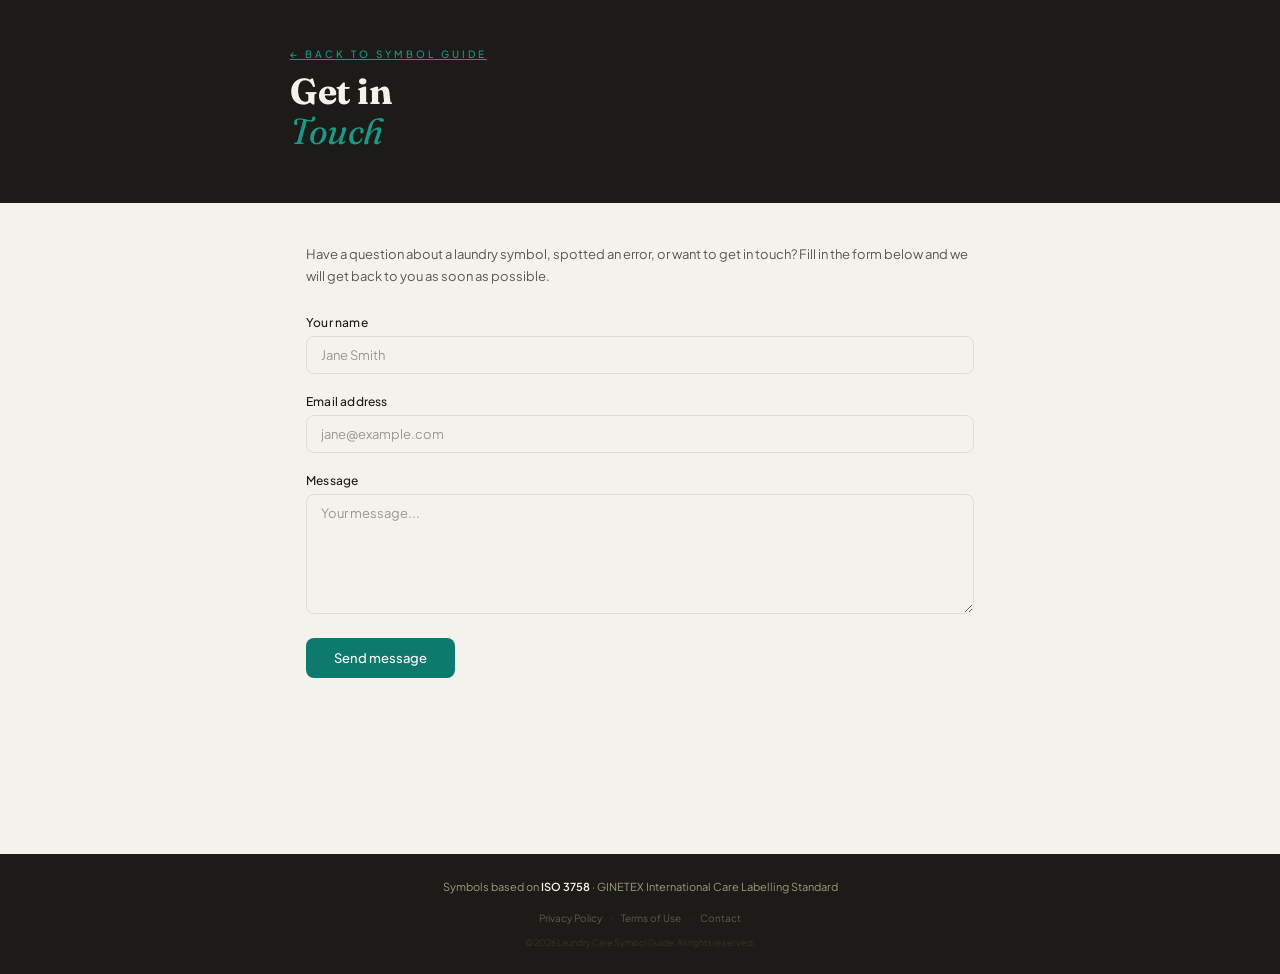
<file: contact.html>
<!doctype html>
<html lang="en">
  <head>
    <meta charset="UTF-8" />
    <meta name="viewport" content="width=device-width, initial-scale=1.0" />
    <meta
      name="description"
      content="Contact Laundry Care Symbol Guide with questions or feedback."
    />
    <title>Contact · Laundry Care Symbol Guide</title>
    <link rel="preconnect" href="https://fonts.googleapis.com" />
    <link rel="preconnect" href="https://fonts.gstatic.com" crossorigin />
    <link
      href="https://fonts.googleapis.com/css2?family=Fraunces:ital,wght@0,700;1,400&family=Plus+Jakarta+Sans:wght@300;400;500;600&display=swap"
      rel="stylesheet"
    />
    <link rel="stylesheet" href="css/styles.css" />

    <!---------------FAVICON-------------------->
    <link
      rel="apple-touch-icon"
      sizes="180x180"
      href="assets/apple-touch-icon.png"
    />
    <link
      rel="icon"
      type="image/png"
      sizes="32x32"
      href="assets/favicon-32x32.png"
    />
    <link
      rel="icon"
      type="image/png"
      sizes="16x16"
      href="assets/favicon-16x16.png"
    />
    <link rel="manifest" href="assets/site.webmanifest" />

    <!-- ── GOOGLE ANALYTICS ──────────────────────── -->
    <script
      async
      src="https://www.googletagmanager.com/gtag/js?id=G-D8Y94YSV0S"
    ></script>
    <script>
      window.dataLayer = window.dataLayer || [];
      function gtag() {
        dataLayer.push(arguments);
      }
      gtag("js", new Date());
      gtag("config", "G-D8Y94YSV0S");
    </script>
  </head>
  <body>
    <!-- ── HEADER ───────────────────────────────── -->
    <header class="site-header">
      <div class="header-inner">
        <a href="index.html" class="header-eyebrow">← Back to Symbol Guide</a>
        <h1 class="header-title">Get in<br /><em>Touch</em></h1>
      </div>
    </header>

    <!-- ── PAGE CONTENT ─────────────────────────── -->
    <main>
      <div class="page-content">
        <p>
          Have a question about a laundry symbol, spotted an error, or want to
          get in touch? Fill in the form below and we will get back to you as
          soon as possible.
        </p>

        <form
          name="contact"
          method="POST"
          data-netlify="true"
          netlify-honeypot="bot-field"
          class="contact-form"
          id="contactForm"
        >
          <input type="hidden" name="form-name" value="contact" />
          <p style="display: none">
            <label
              >Do not fill this in if you are human:
              <input name="bot-field" />
            </label>
          </p>

          <div class="form-group">
            <label for="name" class="form-label">Your name</label>
            <input
              type="text"
              id="name"
              name="name"
              class="form-input"
              placeholder="Jane Smith"
              required
              autocomplete="name"
            />
          </div>

          <div class="form-group">
            <label for="email" class="form-label">Email address</label>
            <input
              type="email"
              id="email"
              name="email"
              class="form-input"
              placeholder="jane@example.com"
              required
              autocomplete="email"
            />
          </div>

          <div class="form-group">
            <label for="message" class="form-label">Message</label>
            <textarea
              id="message"
              name="message"
              class="form-textarea"
              placeholder="Your message..."
              rows="5"
              required
            ></textarea>
          </div>

          <button type="submit" class="form-submit">Send message</button>
        </form>

        <!-- Success message — hidden until form submits -->
        <div
          id="formSuccess"
          style="
            display: none;
            margin-top: 24px;
            background-color: #e6f4f2;
            border-left: 3px solid #0e7a6e;
            border-radius: 0 8px 8px 0;
            padding: 16px;
          "
        >
          <p
            style="
              color: #0e7a6e;
              font-size: 0.8125rem;
              font-weight: 500;
              margin: 0;
            "
          >
            Thank you — your message has been sent. We will get back to you as
            soon as possible.
          </p>
        </div>
      </div>
    </main>

    <!-- ── FOOTER ───────────────────────────────── -->
    <footer class="site-footer">
      <div class="footer-inner">
        <p class="footer-credit">
          Symbols based on <strong>ISO 3758</strong> · GINETEX International
          Care Labelling Standard
        </p>
        <nav class="footer-nav" aria-label="Footer navigation">
          <a href="privacy-policy.html" class="footer-link">Privacy Policy</a>
          <span class="footer-divider">·</span>
          <a href="terms.html" class="footer-link">Terms of Use</a>
          <span class="footer-divider">·</span>
          <a href="contact.html" class="footer-link">Contact</a>
        </nav>
        <p class="footer-copyright">
          &copy; <span class="year"></span> Laundry Care Symbol Guide. All
          rights reserved.
        </p>
      </div>
    </footer>

    <script>
      document.querySelector(".year").textContent = new Date().getFullYear();

      // ── CONTACT FORM SUBMISSION ───────────────────
      const form = document.getElementById("contactForm");
      const successMessage = document.getElementById("formSuccess");

      form.addEventListener("submit", function (event) {
        event.preventDefault();

        const formData = new FormData(form);

        fetch("/", {
          method: "POST",
          headers: { "Content-Type": "application/x-www-form-urlencoded" },
          body: new URLSearchParams(formData).toString(),
        })
          .then(function () {
            form.style.display = "none";
            successMessage.style.display = "block";
          })
          .catch(function (error) {
            console.error("Form error:", error);
            alert("Something went wrong. Please try again.");
          });
      });
    </script>
  </body>
</html>
</file>
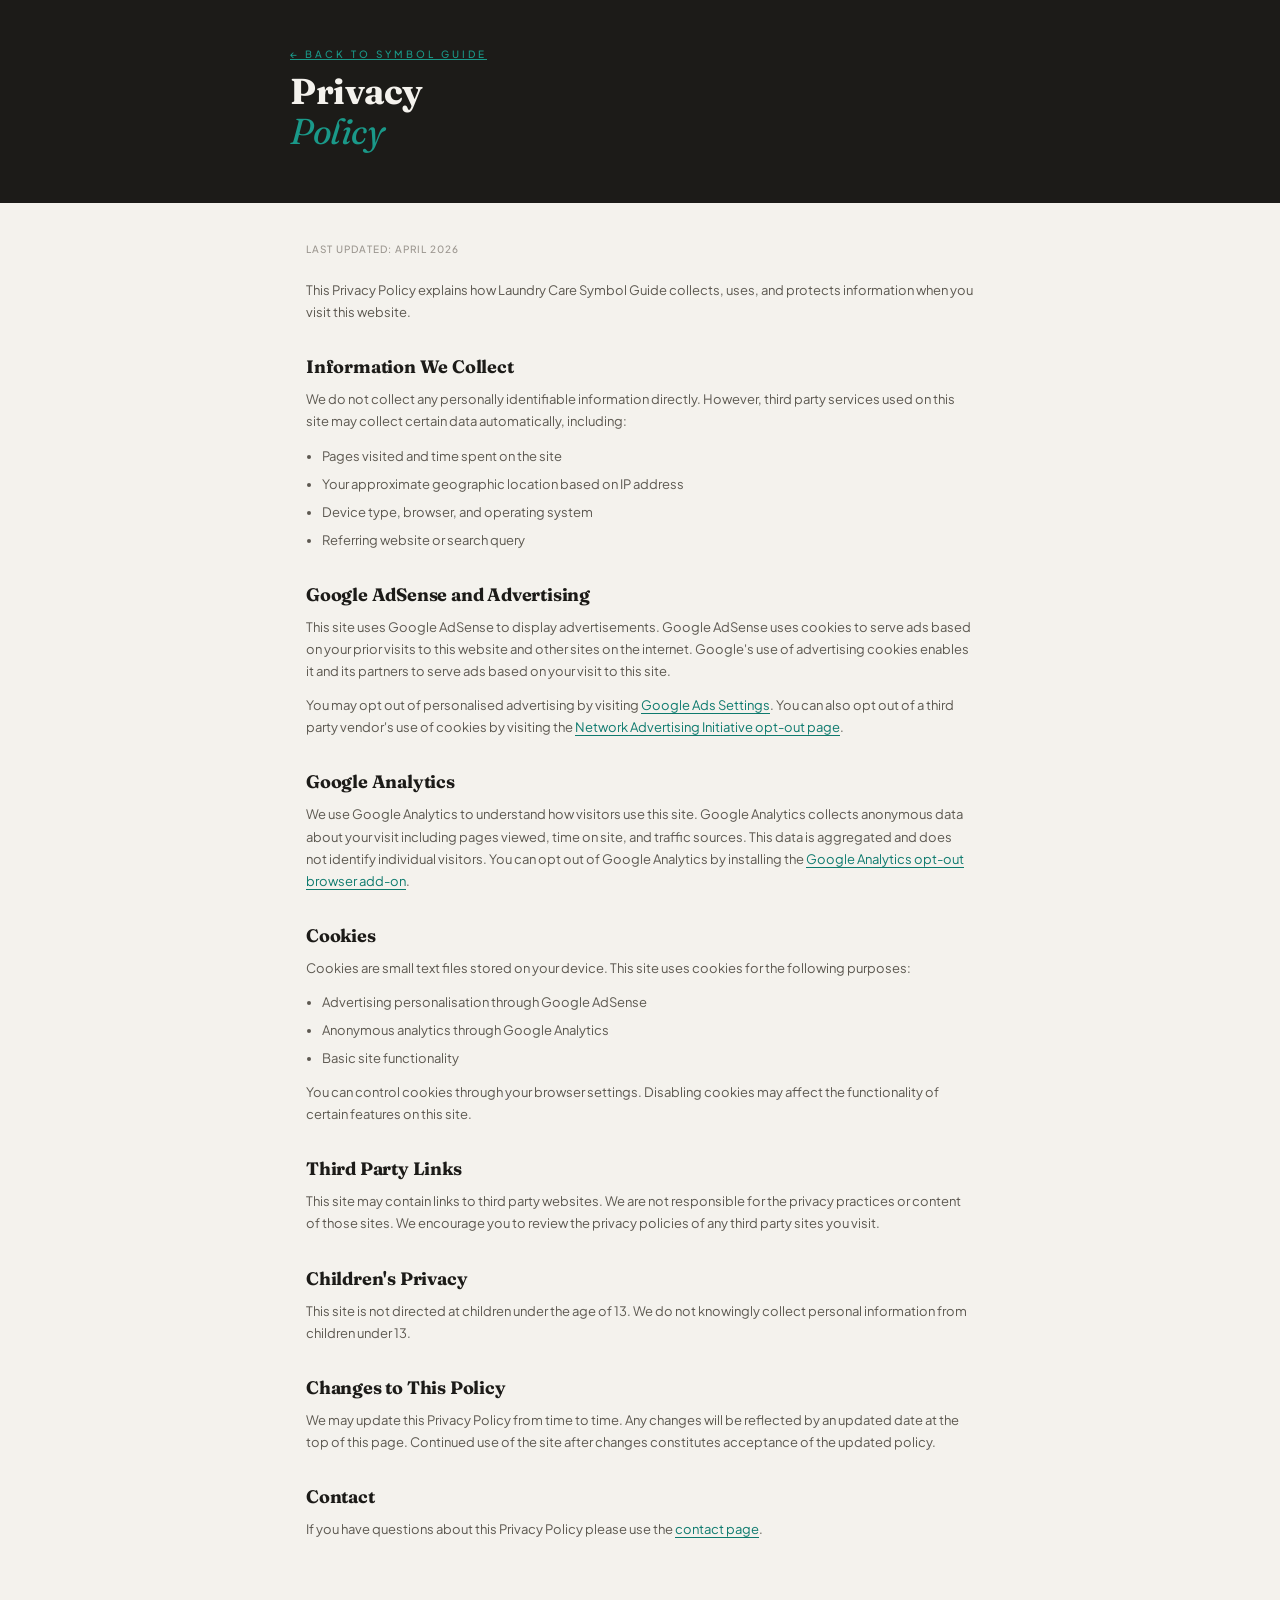
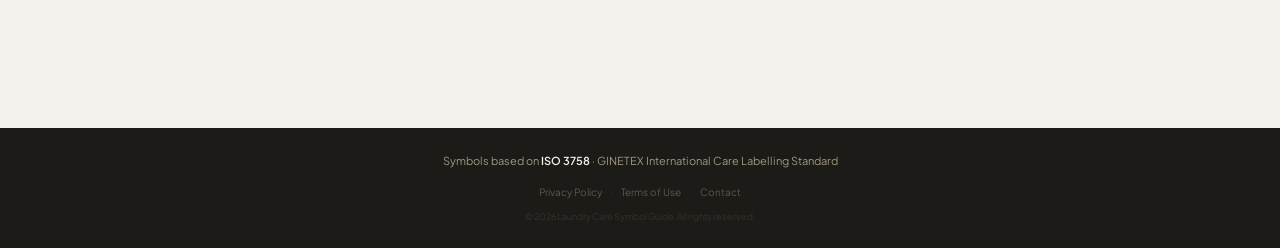
<file: privacy-policy.html>
<!doctype html>
<html lang="en">
  <head>
    <meta charset="UTF-8" />
    <meta name="viewport" content="width=device-width, initial-scale=1.0" />
    <meta
      name="description"
      content="Privacy Policy for Laundry Care Symbol Guide. Learn how we handle your data and use of advertising cookies."
    />
    <title>Privacy Policy · Laundry Care Symbol Guide</title>
    <link rel="preconnect" href="https://fonts.googleapis.com" />
    <link rel="preconnect" href="https://fonts.gstatic.com" crossorigin />
    <link
      href="https://fonts.googleapis.com/css2?family=Fraunces:ital,wght@0,700;1,400&family=Plus+Jakarta+Sans:wght@300;400;500;600&display=swap"
      rel="stylesheet"
    />
    <link rel="stylesheet" href="css/styles.css" />

    <!---------------FAVICON-------------------->
    <link
      rel="apple-touch-icon"
      sizes="180x180"
      href="assets/apple-touch-icon.png"
    />
    <link
      rel="icon"
      type="image/png"
      sizes="32x32"
      href="assets/favicon-32x32.png"
    />
    <link
      rel="icon"
      type="image/png"
      sizes="16x16"
      href="assets/favicon-16x16.png"
    />
    <link rel="manifest" href="assets/site.webmanifest" />

    <!-- ── GOOGLE ANALYTICS ──────────────────────── -->
    <script
      async
      src="https://www.googletagmanager.com/gtag/js?id=G-D8Y94YSV0S"
    ></script>
    <script>
      window.dataLayer = window.dataLayer || [];
      function gtag() {
        dataLayer.push(arguments);
      }
      gtag("js", new Date());
      gtag("config", "G-D8Y94YSV0S");
    </script>
  </head>
  <body>
    <!-- ── HEADER ───────────────────────────────── -->
    <header class="site-header">
      <div class="header-inner">
        <a href="index.html" class="header-eyebrow">← Back to Symbol Guide</a>
        <h1 class="header-title">Privacy<br /><em>Policy</em></h1>
      </div>
    </header>

    <!-- ── PAGE CONTENT ─────────────────────────── -->
    <main>
      <div class="page-content">
        <span class="page-updated">Last updated: April 2026</span>

        <p>
          This Privacy Policy explains how Laundry Care Symbol Guide collects,
          uses, and protects information when you visit this website.
        </p>

        <h2>Information We Collect</h2>
        <p>
          We do not collect any personally identifiable information directly.
          However, third party services used on this site may collect certain
          data automatically, including:
        </p>
        <ul>
          <li>Pages visited and time spent on the site</li>
          <li>Your approximate geographic location based on IP address</li>
          <li>Device type, browser, and operating system</li>
          <li>Referring website or search query</li>
        </ul>

        <h2>Google AdSense and Advertising</h2>
        <p>
          This site uses Google AdSense to display advertisements. Google
          AdSense uses cookies to serve ads based on your prior visits to this
          website and other sites on the internet. Google's use of advertising
          cookies enables it and its partners to serve ads based on your visit
          to this site.
        </p>
        <p>
          You may opt out of personalised advertising by visiting
          <a
            href="https://www.google.com/settings/ads"
            target="_blank"
            rel="noopener noreferrer"
            >Google Ads Settings</a
          >. You can also opt out of a third party vendor's use of cookies by
          visiting the
          <a
            href="https://optout.networkadvertising.org"
            target="_blank"
            rel="noopener noreferrer"
            >Network Advertising Initiative opt-out page</a
          >.
        </p>

        <h2>Google Analytics</h2>
        <p>
          We use Google Analytics to understand how visitors use this site.
          Google Analytics collects anonymous data about your visit including
          pages viewed, time on site, and traffic sources. This data is
          aggregated and does not identify individual visitors. You can opt out
          of Google Analytics by installing the
          <a
            href="https://tools.google.com/dlpage/gaoptout"
            target="_blank"
            rel="noopener noreferrer"
            >Google Analytics opt-out browser add-on</a
          >.
        </p>

        <h2>Cookies</h2>
        <p>
          Cookies are small text files stored on your device. This site uses
          cookies for the following purposes:
        </p>
        <ul>
          <li>Advertising personalisation through Google AdSense</li>
          <li>Anonymous analytics through Google Analytics</li>
          <li>Basic site functionality</li>
        </ul>
        <p>
          You can control cookies through your browser settings. Disabling
          cookies may affect the functionality of certain features on this site.
        </p>

        <h2>Third Party Links</h2>
        <p>
          This site may contain links to third party websites. We are not
          responsible for the privacy practices or content of those sites. We
          encourage you to review the privacy policies of any third party sites
          you visit.
        </p>

        <h2>Children's Privacy</h2>
        <p>
          This site is not directed at children under the age of 13. We do not
          knowingly collect personal information from children under 13.
        </p>

        <h2>Changes to This Policy</h2>
        <p>
          We may update this Privacy Policy from time to time. Any changes will
          be reflected by an updated date at the top of this page. Continued use
          of the site after changes constitutes acceptance of the updated
          policy.
        </p>

        <h2>Contact</h2>
        <p>
          If you have questions about this Privacy Policy please use the
          <a href="contact.html">contact page</a>.
        </p>
      </div>
    </main>

    <!-- ── FOOTER ───────────────────────────────── -->
    <footer class="site-footer">
      <div class="footer-inner">
        <p class="footer-credit">
          Symbols based on <strong>ISO 3758</strong> · GINETEX International
          Care Labelling Standard
        </p>
        <nav class="footer-nav" aria-label="Footer navigation">
          <a href="privacy-policy.html" class="footer-link">Privacy Policy</a>
          <span class="footer-divider">·</span>
          <a href="terms.html" class="footer-link">Terms of Use</a>
          <span class="footer-divider">·</span>
          <a href="contact.html" class="footer-link">Contact</a>
        </nav>
        <p class="footer-copyright">
          &copy; <span class="year"></span> Laundry Care Symbol Guide. All
          rights reserved.
        </p>
      </div>
    </footer>

    <script>
      document.querySelector(".year").textContent = new Date().getFullYear();
    </script>
  </body>
</html>
</file>
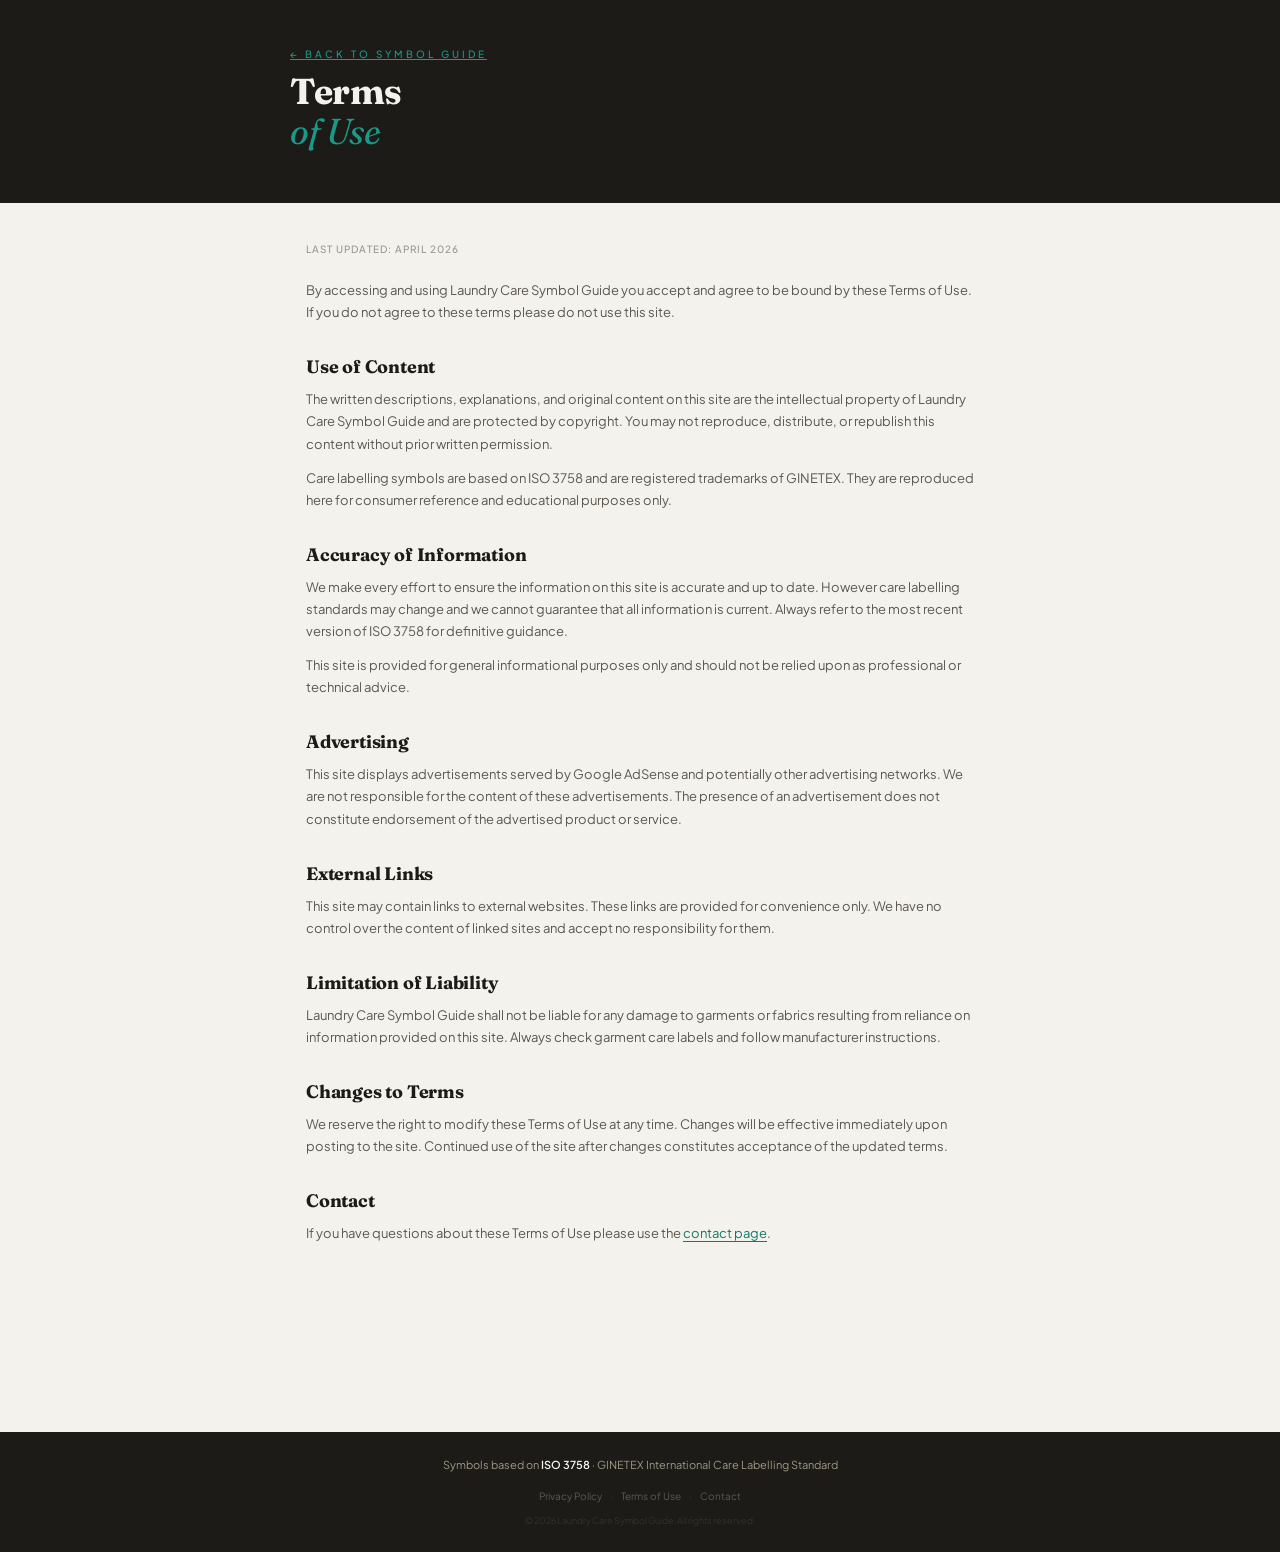
<file: terms.html>
<!doctype html>
<html lang="en">
  <head>
    <meta charset="UTF-8" />
    <meta name="viewport" content="width=device-width, initial-scale=1.0" />
    <meta
      name="description"
      content="Terms of Use for Laundry Care Symbol Guide."
    />
    <title>Terms of Use · Laundry Care Symbol Guide</title>
    <link rel="preconnect" href="https://fonts.googleapis.com" />
    <link rel="preconnect" href="https://fonts.gstatic.com" crossorigin />
    <link
      href="https://fonts.googleapis.com/css2?family=Fraunces:ital,wght@0,700;1,400&family=Plus+Jakarta+Sans:wght@300;400;500;600&display=swap"
      rel="stylesheet"
    />
    <link rel="stylesheet" href="css/styles.css" />

    <!---------------FAVICON-------------------->
    <link
      rel="apple-touch-icon"
      sizes="180x180"
      href="assets/apple-touch-icon.png"
    />
    <link
      rel="icon"
      type="image/png"
      sizes="32x32"
      href="assets/favicon-32x32.png"
    />
    <link
      rel="icon"
      type="image/png"
      sizes="16x16"
      href="assets/favicon-16x16.png"
    />
    <link rel="manifest" href="assets/site.webmanifest" />

    <!-- ── GOOGLE ANALYTICS ──────────────────────── -->
    <script
      async
      src="https://www.googletagmanager.com/gtag/js?id=G-D8Y94YSV0S"
    ></script>
    <script>
      window.dataLayer = window.dataLayer || [];
      function gtag() {
        dataLayer.push(arguments);
      }
      gtag("js", new Date());
      gtag("config", "G-D8Y94YSV0S");
    </script>
  </head>
  <body>
    <!-- ── HEADER ───────────────────────────────── -->
    <header class="site-header">
      <div class="header-inner">
        <a href="index.html" class="header-eyebrow">← Back to Symbol Guide</a>
        <h1 class="header-title">Terms<br /><em>of Use</em></h1>
      </div>
    </header>

    <!-- ── PAGE CONTENT ─────────────────────────── -->
    <main>
      <div class="page-content">
        <span class="page-updated">Last updated: April 2026</span>

        <p>
          By accessing and using Laundry Care Symbol Guide you accept and agree
          to be bound by these Terms of Use. If you do not agree to these terms
          please do not use this site.
        </p>

        <h2>Use of Content</h2>
        <p>
          The written descriptions, explanations, and original content on this
          site are the intellectual property of Laundry Care Symbol Guide and
          are protected by copyright. You may not reproduce, distribute, or
          republish this content without prior written permission.
        </p>
        <p>
          Care labelling symbols are based on ISO 3758 and are registered
          trademarks of GINETEX. They are reproduced here for consumer reference
          and educational purposes only.
        </p>

        <h2>Accuracy of Information</h2>
        <p>
          We make every effort to ensure the information on this site is
          accurate and up to date. However care labelling standards may change
          and we cannot guarantee that all information is current. Always refer
          to the most recent version of ISO 3758 for definitive guidance.
        </p>
        <p>
          This site is provided for general informational purposes only and
          should not be relied upon as professional or technical advice.
        </p>

        <h2>Advertising</h2>
        <p>
          This site displays advertisements served by Google AdSense and
          potentially other advertising networks. We are not responsible for the
          content of these advertisements. The presence of an advertisement does
          not constitute endorsement of the advertised product or service.
        </p>

        <h2>External Links</h2>
        <p>
          This site may contain links to external websites. These links are
          provided for convenience only. We have no control over the content of
          linked sites and accept no responsibility for them.
        </p>

        <h2>Limitation of Liability</h2>
        <p>
          Laundry Care Symbol Guide shall not be liable for any damage to
          garments or fabrics resulting from reliance on information provided on
          this site. Always check garment care labels and follow manufacturer
          instructions.
        </p>

        <h2>Changes to Terms</h2>
        <p>
          We reserve the right to modify these Terms of Use at any time. Changes
          will be effective immediately upon posting to the site. Continued use
          of the site after changes constitutes acceptance of the updated terms.
        </p>

        <h2>Contact</h2>
        <p>
          If you have questions about these Terms of Use please use the
          <a href="contact.html">contact page</a>.
        </p>
      </div>
    </main>

    <!-- ── FOOTER ───────────────────────────────── -->
    <footer class="site-footer">
      <div class="footer-inner">
        <p class="footer-credit">
          Symbols based on <strong>ISO 3758</strong> · GINETEX International
          Care Labelling Standard
        </p>
        <nav class="footer-nav" aria-label="Footer navigation">
          <a href="privacy-policy.html" class="footer-link">Privacy Policy</a>
          <span class="footer-divider">·</span>
          <a href="terms.html" class="footer-link">Terms of Use</a>
          <span class="footer-divider">·</span>
          <a href="contact.html" class="footer-link">Contact</a>
        </nav>
        <p class="footer-copyright">
          &copy; <span class="year"></span> Laundry Care Symbol Guide. All
          rights reserved.
        </p>
      </div>
    </footer>

    <script>
      document.querySelector(".year").textContent = new Date().getFullYear();
    </script>
  </body>
</html>
</file>
<file: css/styles.css>
/* ── RESET ─────────────────────────────────── */
*,
*::before,
*::after {
  box-sizing: border-box;
  margin: 0;
  padding: 0;
}

/* ── BASE ──────────────────────────────────── */
html {
  font-size: 16px;
  scroll-behavior: smooth;
  scroll-padding-top: 60px;
}

body {
  font-family: "Plus Jakarta Sans", system-ui, sans-serif;
  background-color: #f4f2ed;
  color: #1c1b18;
  -webkit-font-smoothing: antialiased;
}

/* ── HEADER ─────────────────────────────────── */
.site-header {
  background-color: #1c1b18;
  color: #f4f2ed;
  padding: 48px 20px 40px;
}

.header-inner {
  max-width: 700px;
  margin: 0 auto;
}

.header-eyebrow {
  display: block;
  font-size: 0.625rem;
  font-weight: 500;
  letter-spacing: 3px;
  text-transform: uppercase;
  color: #1a9989;
  margin-bottom: 12px;
}

.header-title {
  font-family: "Fraunces", Georgia, serif;
  font-size: 2.25rem;
  font-weight: 700;
  line-height: 1.1;
  margin-bottom: 12px;
  letter-spacing: -0.5px;
}

.header-title em {
  color: #1a9989;
  font-style: italic;
  font-weight: 400;
}

.header-desc {
  font-size: 0.8125rem;
  font-weight: 300;
  color: #a09880;
  line-height: 1.6;
  max-width: 400px;
}

/* ── AD SLOT ───────────────────────────────── */
.ad-slot {
  padding: 20px 16px;
  margin-top: 20px;
}

.ad-container {
  max-width: 700px;
  margin: 0 auto;
  min-height: 90px;
  display: flex;
  align-items: center;
  justify-content: center;
  background-color: #edeade;
  border: 1.5px dashed #d8d4cc;
  border-radius: 8px;
}

.ad-container--rect {
  min-height: 250px;
}

.ad-label {
  font-size: 0.625rem;
  font-weight: 500;
  letter-spacing: 2px;
  text-transform: uppercase;
  color: #c8c4bc;
}

/* ── SEARCH BAR ─────────────────────────────────── */
.search-bar {
  background-color: #fff;
  border-bottom: 1px solid #e0ddd6;
  padding: 12px 16px;
  position: sticky;
  top: 0;
  z-index: 100;
  box-shadow: 0 2px 8px rgba(28, 27, 24, 0.06);
}

.search-inner {
  max-width: 700px;
  margin: 0 auto;
  display: flex;
  align-items: center;
  gap: 12px;
}

.search-input-wrap {
  flex: 1;
  position: relative;
}

.search-icon {
  position: absolute;
  left: 12px;
  top: 50%;
  transform: translateY(-50%);
  width: 15px;
  height: 15px;
  color: #9c9790;
  pointer-events: none;
}

.search-input {
  width: 100%;
  padding: 9px 12px 9px 36px;
  font-family: "Plus Jakarta Sans", system-ui, sans-serif;
  font-size: 0.8125rem;
  color: #1c1b18;
  background-color: #f4f2ed;
  border: 1.5px solid #e0ddd6;
  border-radius: 8px;
  outline: none;
}

.search-input::placeholder {
  color: #9c9790;
}

.search-input:focus {
  border-color: #0e7a6e;
  background-color: #fff;
}

.search-count {
  font-size: 0.6875rem;
  color: #9c9790;
  white-space: nowrap;
  min-width: 52px;
  text-align: right;
}

/* --------------── NAVIGATION TABS ─────────────────────────────────── */
.nav-tabs {
  display: flex;
  overflow-x: auto;
  background-color: #fff;
  border-bottom: 1px solid #e0ddd6;
  scrollbar-width: none;
}

.nav-tabs::-webkit-scrollbar {
  display: none;
}

.nav-tab {
  flex: 0 0 auto;
  padding: 12px 20px;
  font-size: 0.6875rem;
  font-weight: 500;
  letter-spacing: 0.3px;
  color: #5c5850;
  text-decoration: none;
  border-bottom: 2.5px solid transparent;
  white-space: nowrap;
  transition:
    color 0.18s ease,
    border-color 0.18s ease;
}

.nav-tab:hover {
  color: #0e7a6e;
}

.nav-tab.active {
  color: #0e7a6e;
  border-bottom-color: #0e7a6e;
}

/*-------------MAIN CONTENT--------------------------------------*/
main {
  padding-bottom: 64px;
}

/*-------------SECTIONS---------------------*/
.section {
  margin-top: 40px;
}

.section-inner {
  max-width: 700px;
  margin: 0 auto;
  padding: 0 16px;
}

.section-header {
  display: flex;
  align-items: baseline;
  justify-content: space-between;
  margin-bottom: 16px;
  padding-bottom: 10px;
  border-bottom: 1.5px solid #e0ddd6;
}

.section-title {
  font-family: "Fraunces", Georgia, serif;
  font-size: 1.375rem;
  font-weight: 700;
  letter-spacing: -0.2px;
  color: #1c1b18;
}

.section-count {
  font-size: 0.625rem;
  font-weight: 500;
  letter-spacing: 1px;
  text-transform: uppercase;
  color: #9c9790;
}

/*-------------ICON GRID---------------------*/
.icon-grid {
  display: grid;
  grid-template-columns: repeat(2, 1fr);
  gap: 8px;
}

@media (min-width: 360px) {
  .icon-grid {
    grid-template-columns: repeat(3, 1fr);
  }
}

@media (min-width: 520px) {
  .icon-grid {
    grid-template-columns: repeat(4, 1fr);
    gap: 10px;
  }
}

@media (min-width: 640px) {
  .icon-grid {
    grid-template-columns: repeat(5, 1fr);
  }
}

/*-------------ICON CARD---------------------*/
.icon-card {
  background-color: #fff;
  border: 1.5px solid #e0ddd6;
  border-radius: 10px;
  padding: 14px 6px 10px;
  min-height: 105px;
  display: flex;
  flex-direction: column;
  align-items: center;
  text-align: center;
  cursor: pointer;
  transition:
    border-color 0.18s ease,
    background-color 0.18s ease;
}

.icon-card:hover,
.icon-card:focus-visible {
  border-color: #0e7a6e;
  background-color: #fdfcfa;
  outline: none;
}

.icon-card:active {
  background-color: #e6f4f2;
}

.icon-card.expanded {
  border-color: #0e7a6e;
  background-color: #e6f4f2;
}

.card-svg {
  width: 44px;
  height: 44px;
  display: flex;
  align-items: center;
  justify-content: center;
  margin-bottom: 8px;
}

.card-svg svg {
  width: 100%;
  height: 100%;
  display: block;
}

.card-name {
  font-size: 0.625rem;
  font-weight: 500;
  color: #1c1b18;
  line-height: 1.35;
  margin-bottom: 3px;
}

.card-desc {
  display: none;
  margin-top: 8px;
  padding-top: 8px;
  border-top: 1px solid #e0ddd6;
  font-size: 0.625rem;
  color: #5c5850;
  line-height: 1.5;
  text-align: left;
  width: 100%;
}

.icon-card.expanded .card-desc {
  display: block;
}

/*-------------FACT CARD---------------------*/
.fact-card {
  grid-column: 1/ -1;
  background-color: #0e7a6e;
  border-radius: 10px;
  padding: 16px;
  margin: 8px 0;
}

.fact-card-label {
  font-size: 0.625rem;
  font-weight: 600;
  letter-spacing: 1.5px;
  text-transform: uppercase;
  color: rgba(255, 255, 255, 0.7);
  margin-bottom: 6px;
}

.fact-card-text {
  font-size: 0.75rem;
  font-weight: 400;
  color: #fff;
  line-height: 1.6;
}

.fact-card-text strong {
  font-weight: 600;
}

/*-------------CLEANING SECTION (SUBSECTION) ---------------------*/
.subsection-label {
  display: flex;
  align-items: center;
  gap: 10px;
  margin: 24px 0 14px;
}

.subsection-label span {
  font-size: 0.625rem;
  font-weight: 600;
  letter-spacing: 1.5px;
  text-transform: uppercase;
  color: #5c5850;
  white-space: nowrap;
}

.subsection-label::after {
  content: "";
  flex: 1;
  height: 1px;
  background-color: #e0ddd6;
}

.subsection-label--pro span {
  color: #2348a0;
}

.subsection-label--pro::after {
  background-color: #c0ceee;
}

/*-------------CLEANING SECTION (PRO NOTE) ---------------------*/
.pro-note {
  background-color: #eef2fb;
  border-left: 3px solid #c0ceee;
  border-radius: 0 8px 8px 0;
  padding: 10px 14px;
  margin-bottom: 16px;
}

.pro-note p {
  font-size: 0.6875rem;
  color: #2348a0;
  line-height: 1.6;
}

.pro-note em {
  font-style: italic;
}

/*------------------------PRO CARD ----------------------------*/
.icon-card--pro {
  background-color: #fafbff;
  border-color: #dce6f8;
}

.icon-card--pro:hover,
.icon-card--pro:focus-visible {
  border-color: #c0ceee;
  background-color: #eef2fb;
}

.icon-card--pro.expanded {
  border-color: #c0ceee;
  background-color: #eef2fb;
}

/*------------------------PRO BADGE ----------------------------*/
.pro-badge {
  display: inline-block;
  margin-top: 4px;
  background-color: #eef2fb;
  color: #2348a0;
  border: 1px solid #c0ceee;
  border-radius: 3px;
  font-size: 0.5rem;
  font-weight: 600;
  letter-spacing: 0.3px;
  padding: 2px 4px;
  text-transform: uppercase;
}

/*-------------FOOTER---------------------*/

.site-footer {
  background-color: #1c1b18;
  margin-top: 48px;
}

.footer-inner {
  max-width: 700px;
  margin: 0 auto;
  padding: 24px 16px;
  text-align: center;
}

.footer-credit {
  font-size: 0.6875rem;
  font-weight: 400;
  color: #a09880;
  line-height: 1.6;
  margin-bottom: 6px;
}

.footer-credit strong {
  color: #f4f2ed;
  font-weight: 600;
}

.footer-note {
  font-size: 0.625rem;
  font-weight: 300;
  color: #5c5850;
  line-height: 1.6;
}

.footer-nav {
  display: flex;
  align-items: center;
  justify-content: center;
  gap: 8px;
  margin-top: 16px;
  margin-bottom: 12px;
  flex-wrap: wrap;
}

.footer-link {
  font-size: 0.625rem;
  font-weight: 400;
  color: #5c5850;
  text-decoration: none;
  transition: color 0.18s ease;
}

.footer-link:hover {
  color: #a09880;
}

.footer-divider {
  font-size: 0.625rem;
  color: #3a3830;
}

.footer-copyright {
  font-size: 0.5625rem;
  font-weight: 300;
  color: #3a3830;
  line-height: 1.6;
}

/*-------SEARCH STATES---------------------*/
.icon-card.search-hidden {
  display: none;
}

.section-hidden {
  display: none;
}

/*-------SUPPORTING PAGES---------------------*/

.page-content {
  max-width: 700px;
  margin: 0 auto;
  padding: 40px 16px 64px;
}

.page-content h2 {
  font-family: "Fraunces", Georgia, serif;
  font-size: 1.125rem;
  font-weight: 700;
  color: #1c1b18;
  margin-top: 32px;
  margin-bottom: 10px;
  letter-spacing: -0.2px;
}

.page-content p {
  font-size: 0.8125rem;
  color: #5c5850;
  line-height: 1.7;
  margin-bottom: 12px;
}

.page-content a {
  color: #0e7a6e;
  text-decoration: none;
  border-bottom: 1px solid #0e7a6e;
  transition: color 0.18s ease;
}

.page-content a:hover {
  color: #1a9989;
}

.page-content ul {
  margin: 8px 0 12px 16px;
}

.page-content ul li {
  font-size: 0.8125rem;
  color: #5c5850;
  line-height: 1.7;
  margin-bottom: 6px;
}

.page-updated {
  font-size: 0.625rem;
  font-weight: 500;
  letter-spacing: 1px;
  text-transform: uppercase;
  color: #9c9790;
  margin-bottom: 24px;
  display: block;
}

/*-------CONTACT FORM---------------------*/
.contact-form {
  margin-top: 28px;
}

.form-group {
  margin-bottom: 20px;
}

.form-label {
  display: block;
  font-size: 0.75rem;
  font-weight: 500;
  color: #1c1b18;
  margin-bottom: 6px;
  letter-spacing: 0.2px;
}

.form-input,
.form-textarea {
  width: 100%;
  padding: 10px 14px;
  font-family: "Plus Jakarta Sans", system-ui, sans-serif;
  font-size: 0.8125rem;
  color: #1c1b18;
  background-color: #f4f2ed;
  border: 1.5px solid #e0ddd6;
  border-radius: 8px;
  outline: none;
  transition:
    border-color 0.18s ease,
    background-color 0.18s ease;
}

.form-input::placeholder,
.form-textarea::placeholder {
  color: #9c9790;
}

.form-input:focus,
.form-textarea:focus {
  border-color: #0e7a6e;
  background-color: #fff;
}

.form-textarea {
  resize: vertical;
  min-height: 120px;
}

.form-submit {
  display: inline-block;
  background-color: #0e7a6e;
  color: #fff;
  font-family: "Plus Jakarta Sans", system-ui, sans-serif;
  font-size: 0.8125rem;
  font-weight: 500;
  padding: 12px 28px;
  border: none;
  border-radius: 8px;
  cursor: pointer;
  transition: background-color 0.18s ease;
}

.form-submit:hover {
  background-color: #1a9989;
}

.form-submit:active {
  background-color: #0c6b60;
}
</file>
